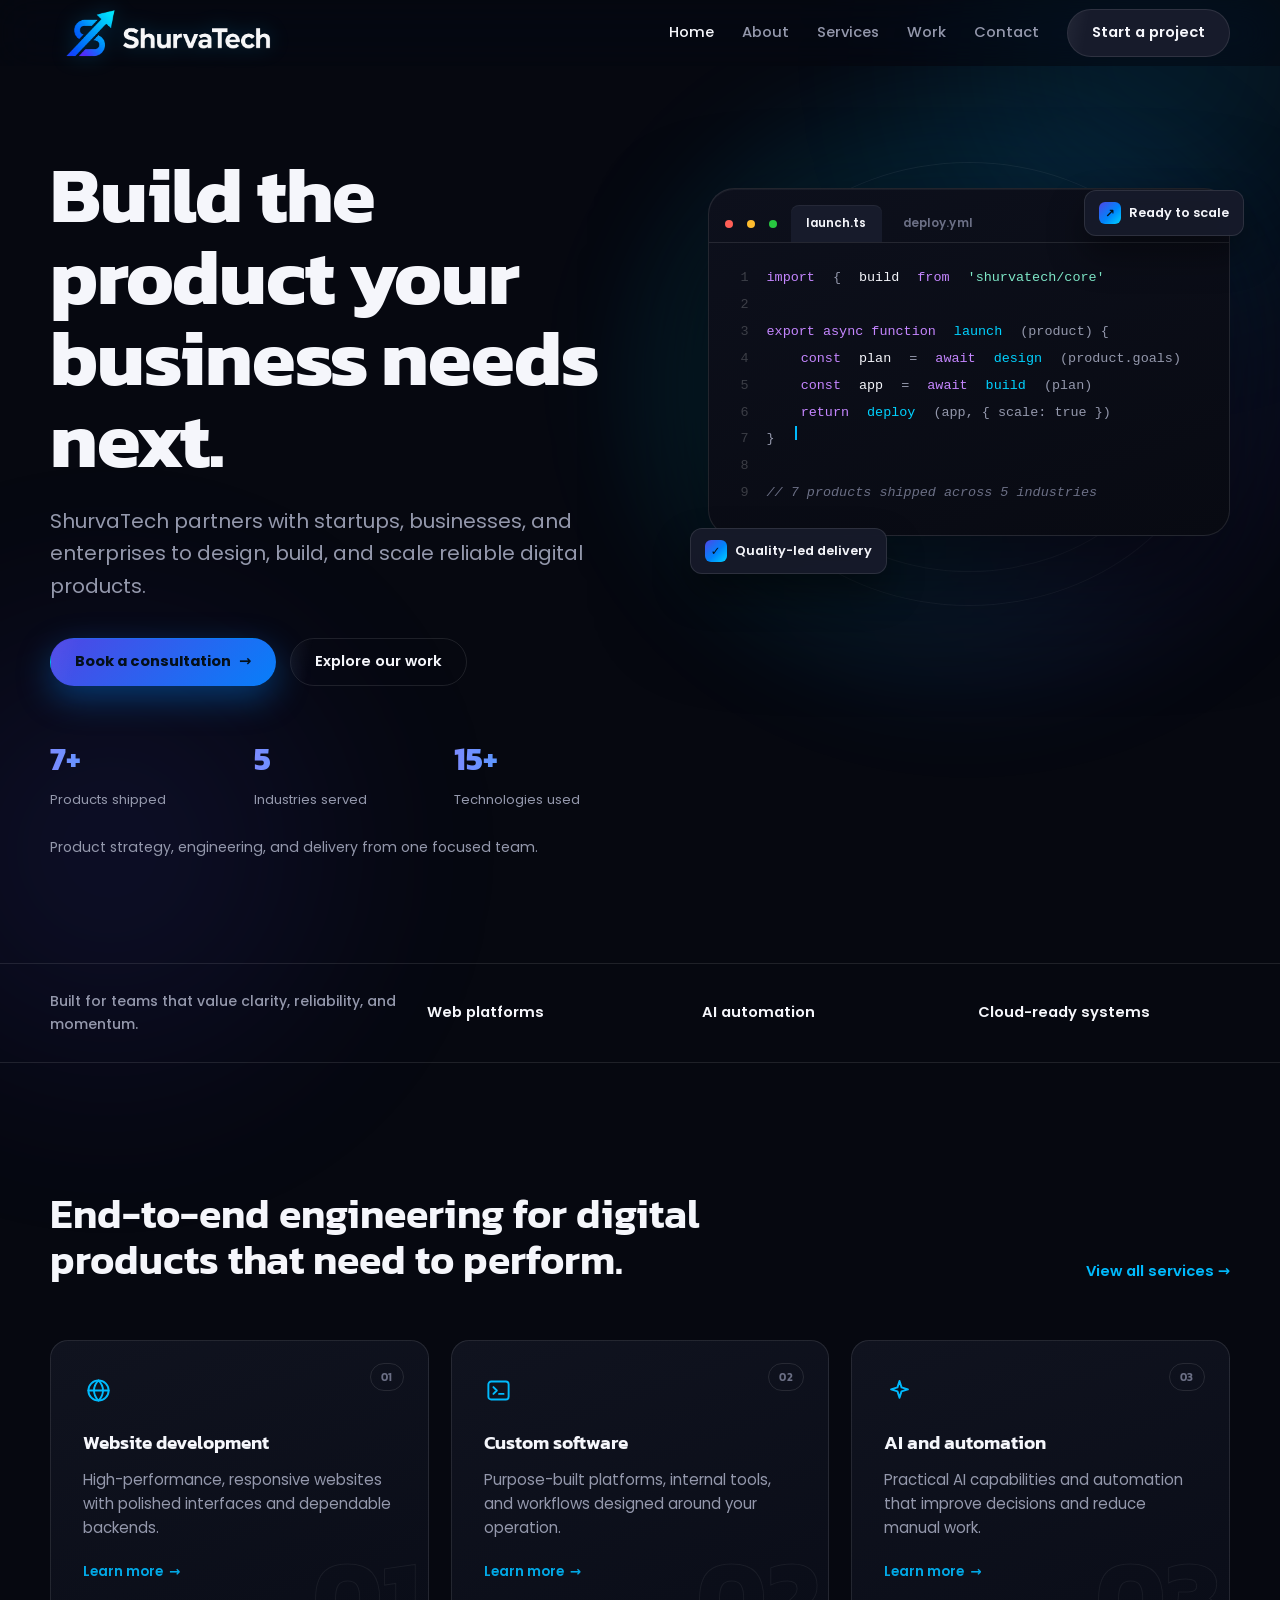
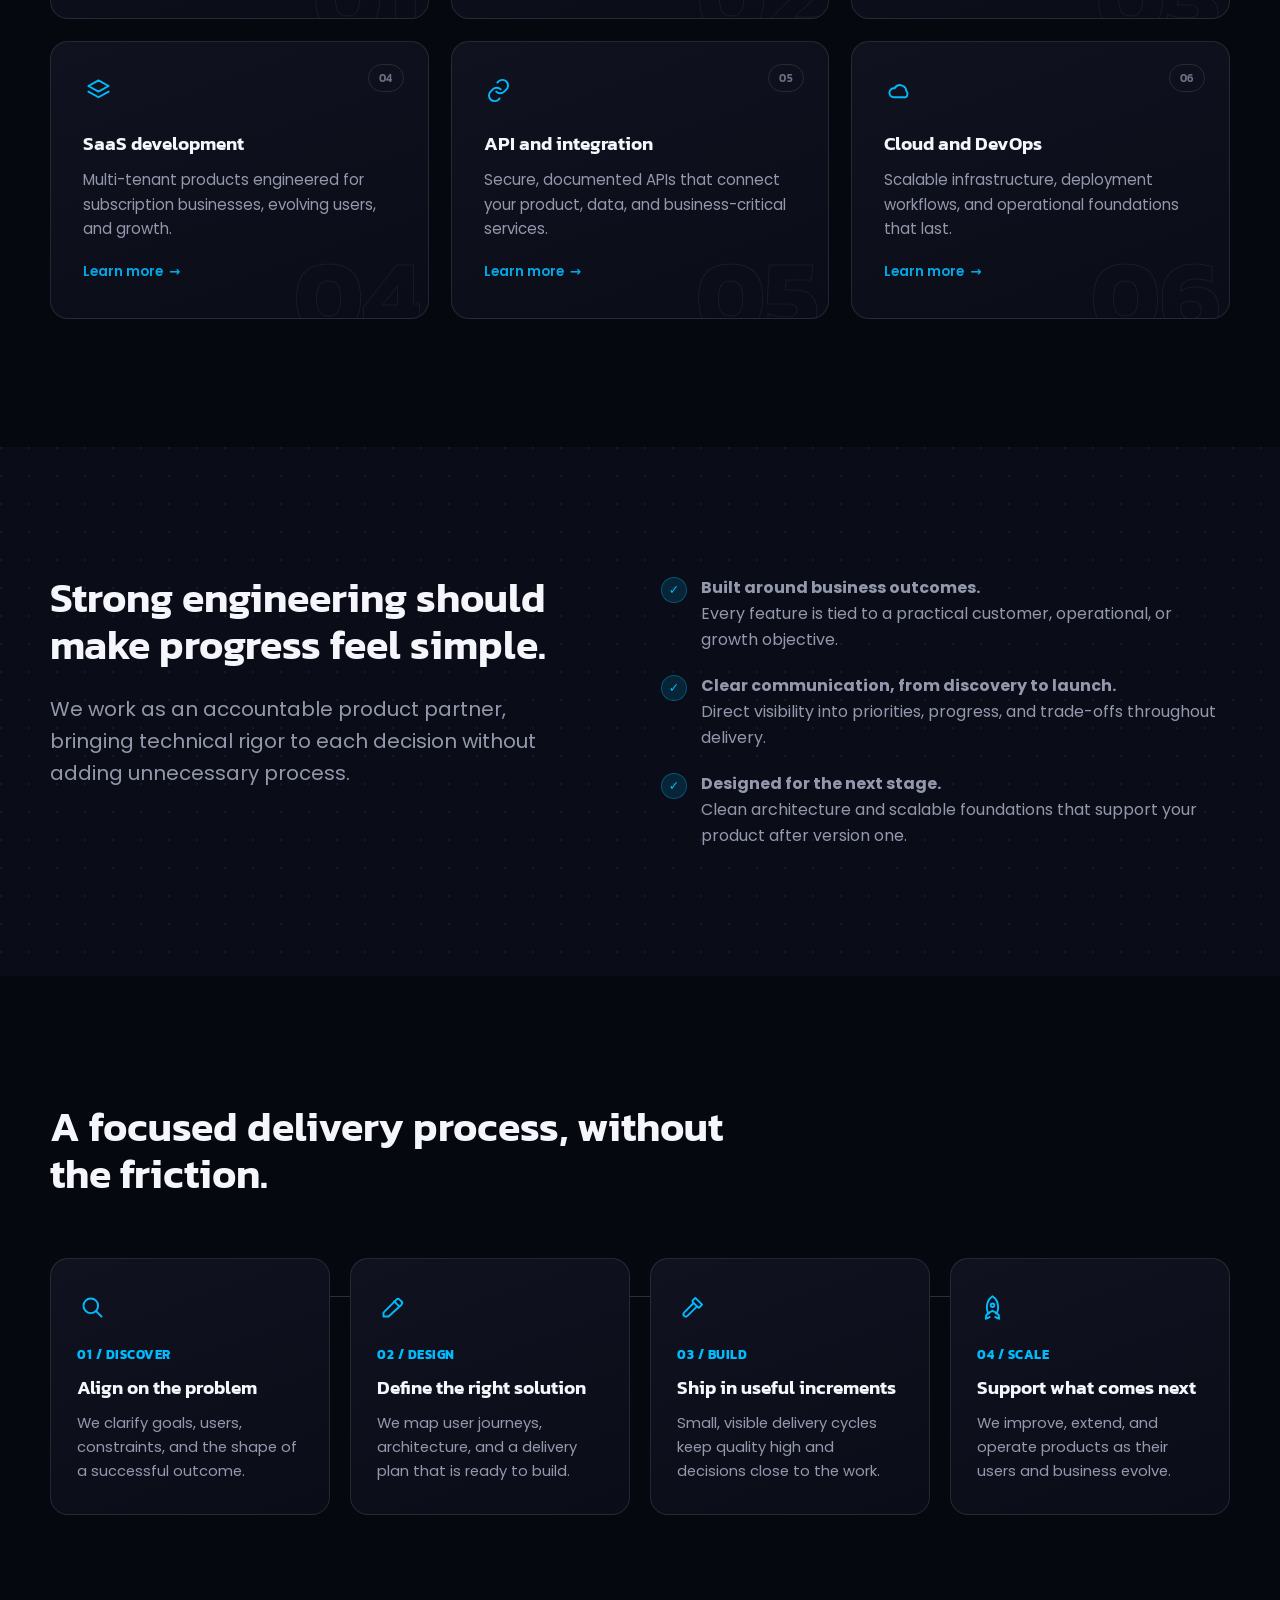
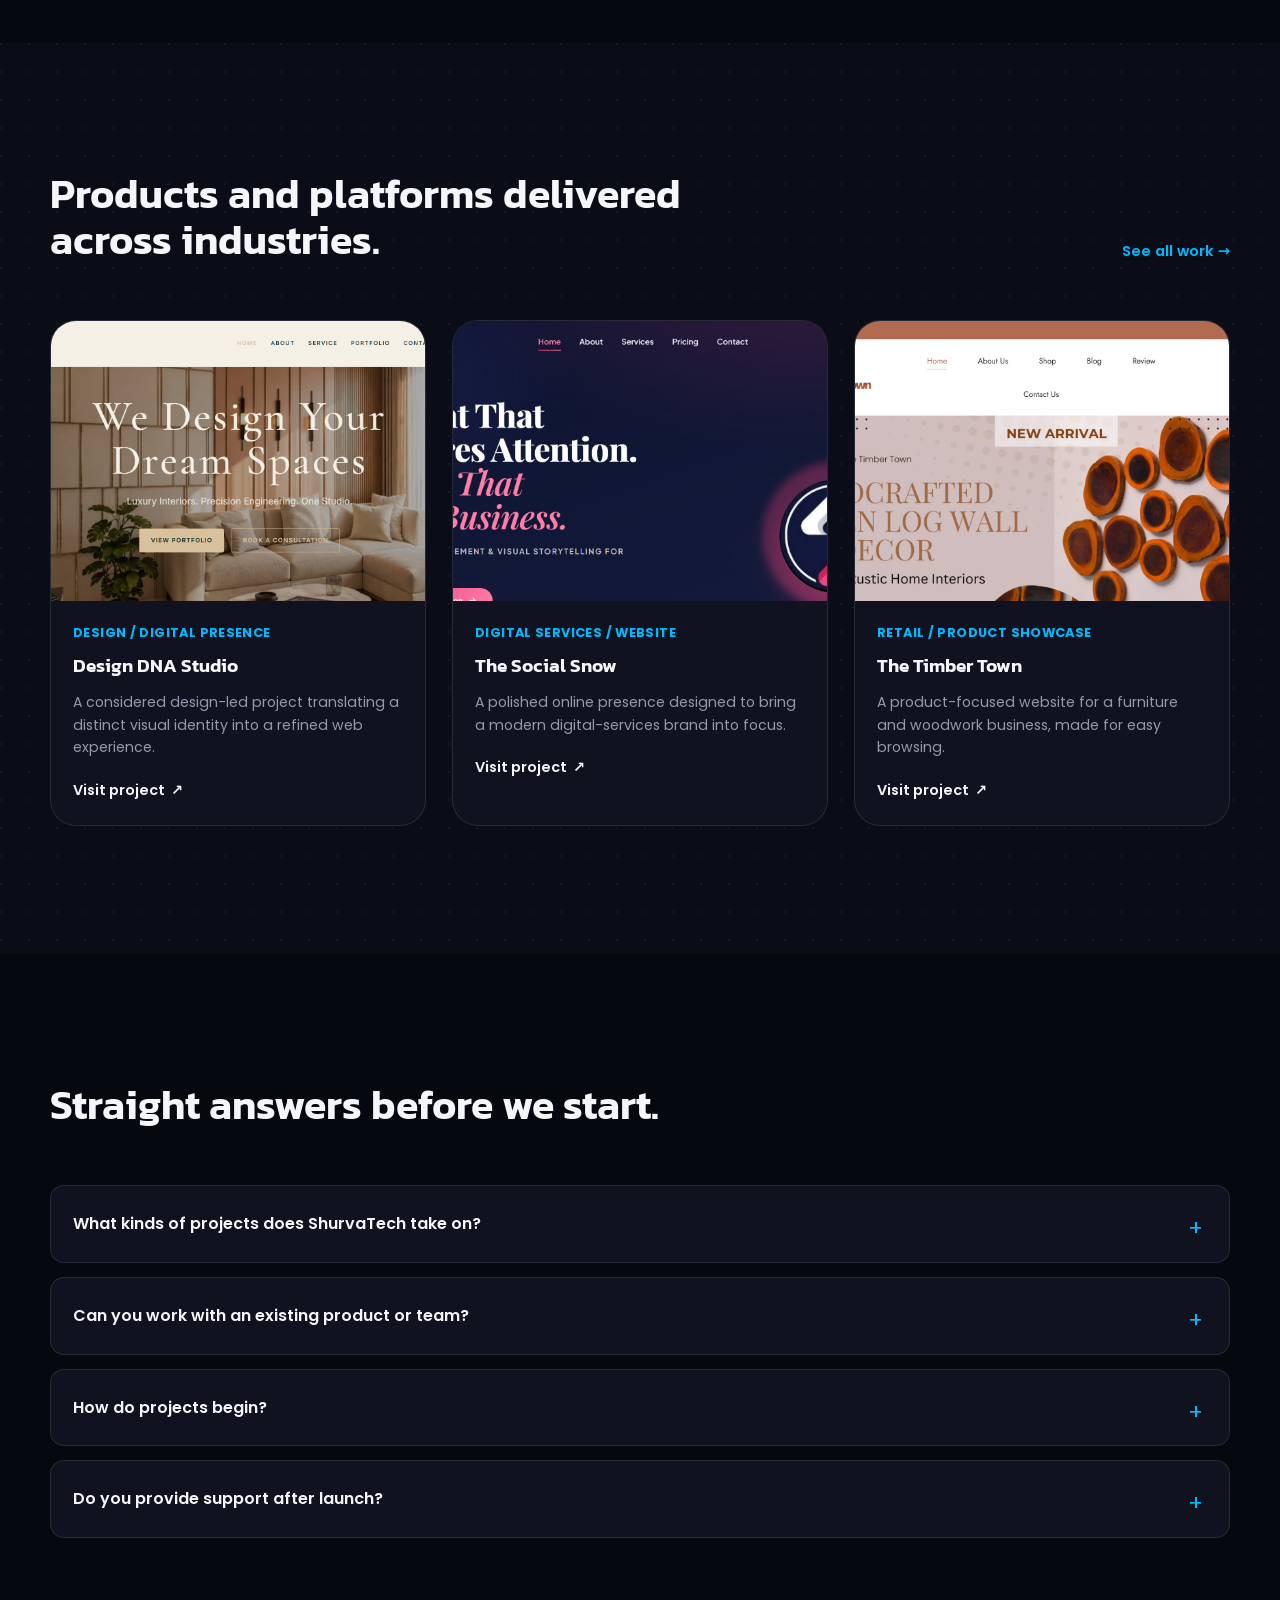
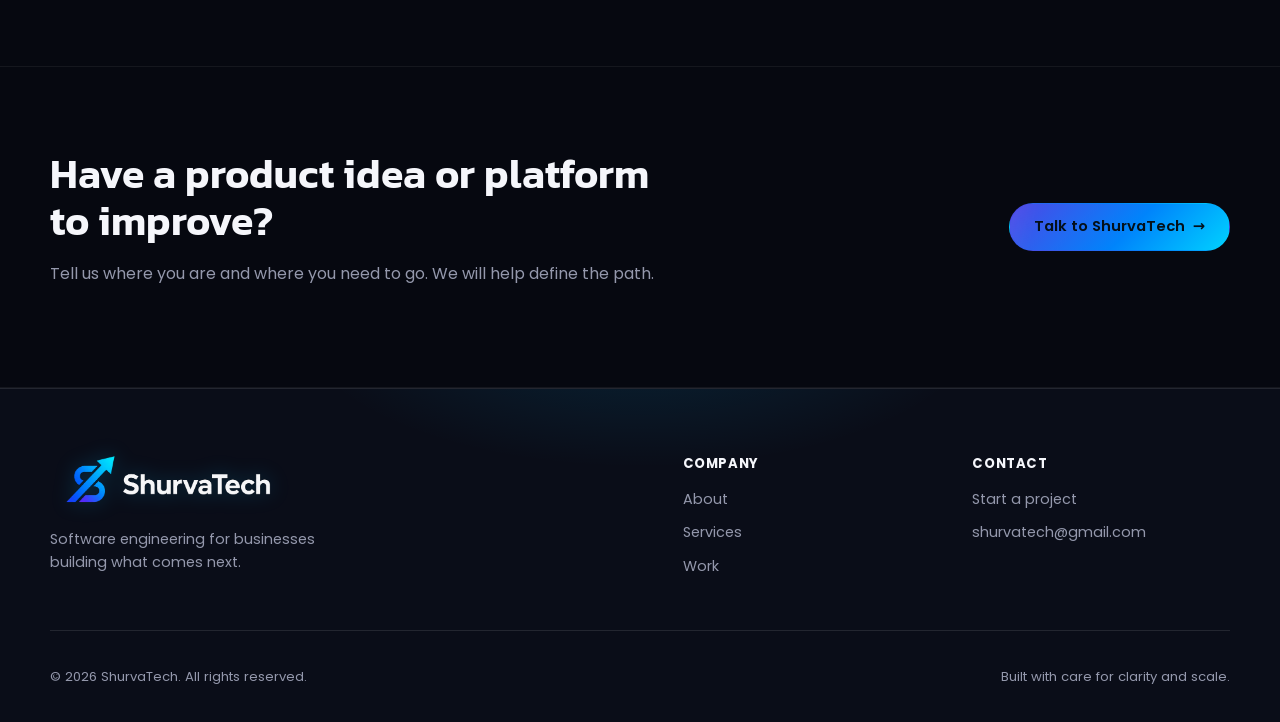
<file: index.html>
<!doctype html>
<html lang="en">
<head>
  <meta charset="utf-8">
  <meta name="viewport" content="width=device-width, initial-scale=1">
  <meta name="description" content="ShurvaTech is a software development company building websites, custom software, AI automation, APIs, SaaS products, and cloud-ready systems.">
<meta name="keywords" content="software development company, custom software development, AI solutions, web development, mobile app development, SaaS development, cloud infrastructure, API development, UI UX engineering">
<meta name="author" content="ShurvaTech">
<meta name="robots" content="index, follow">
<meta name="theme-color" content="#060810">
<link rel="canonical" href="https://shurvatech.com/">
<meta property="og:type" content="website">
<meta property="og:site_name" content="ShurvaTech">
<meta property="og:title" content="ShurvaTech | Software Development Company">
<meta property="og:description" content="ShurvaTech builds websites, custom software, AI automation, APIs, SaaS products, and cloud-ready systems for ambitious businesses.">
<meta property="og:url" content="https://shurvatech.com/">
<meta property="og:locale" content="en_US">
<meta property="og:image" content="https://shurvatech.com/assets/images/brand/shurvatech-logo-lockup.png">
<meta property="og:image:alt" content="ShurvaTech software development company logo">
<meta name="twitter:image" content="https://shurvatech.com/assets/images/brand/shurvatech-logo-lockup.png">
<script type="application/ld+json">{"@context":"https://schema.org","@graph":[{"@type":"Organization","@id":"https://shurvatech.com/#organization","name":"ShurvaTech","url":"https://shurvatech.com/","logo":"https://shurvatech.com/assets/images/brand/shurvatech-logo-lockup.png","email":"shurvatech@gmail.com","sameAs":[]},{"@type":"WebSite","@id":"https://shurvatech.com/#website","url":"https://shurvatech.com/","name":"ShurvaTech","publisher":{"@id":"https://shurvatech.com/#organization"},"inLanguage":"en-US"}]}</script>
<meta name="twitter:card" content="summary">
<meta name="twitter:title" content="ShurvaTech | Software Development Company">
<meta name="twitter:description" content="ShurvaTech builds websites, custom software, AI automation, APIs, SaaS products, and cloud-ready systems for ambitious businesses.">
<title>ShurvaTech | Software Development Company for Web, AI and Cloud</title>
  <link rel="icon" href="/assets/images/brand/shurvatech-arrow-icon.png?v=20260803-2" type="image/png"><link rel="shortcut icon" href="/assets/images/brand/shurvatech-arrow-icon.png?v=20260803-2" type="image/png"><link rel="apple-touch-icon" href="/assets/images/brand/shurvatech-arrow-icon.png?v=20260803-2"><link rel="manifest" href="/site.webmanifest"><meta name="msapplication-config" content="/browserconfig.xml"><link rel="preconnect" href="https://fonts.googleapis.com"><link rel="preconnect" href="https://fonts.gstatic.com" crossorigin><link rel="stylesheet" href="https://fonts.googleapis.com/css2?family=Kanit:wght@500;600;650;700&family=Poppins:wght@400;500;600;700&display=swap"><link rel="stylesheet" href="assets/css/style.css?v=20260804-1">
</head>
<body>
  <header class="site-header"><div class="container nav"><a class="brand" href="/" aria-label="ShurvaTech home"><img class="brand-logo" src="assets/images/brand/shurvatech-logo-lockup-transparent.png" alt="ShurvaTech"></a><nav class="nav-links" aria-label="Primary navigation"><a data-nav-link href="/">Home</a><a data-nav-link href="about.html">About</a><a data-nav-link href="services.html">Services</a><a data-nav-link href="portfolio.html">Work</a><a data-nav-link href="contact.html">Contact</a><a class="button" data-nav-link href="contact.html">Start a project</a></nav><button class="menu-button" type="button" data-menu-button aria-expanded="false" aria-controls="mobile-menu" aria-label="Open navigation"><svg class="icon" viewBox="0 0 24 24"><path d="M4 7h16M4 12h16M4 17h16"/></svg></button></div><div class="mobile-menu" id="mobile-menu" data-mobile-menu hidden><nav class="container mobile-menu-inner" aria-label="Mobile navigation"><a data-nav-link href="/">Home</a><a data-nav-link href="about.html">About</a><a data-nav-link href="services.html">Services</a><a data-nav-link href="portfolio.html">Work</a><a data-nav-link href="contact.html">Contact</a><a class="button" href="contact.html">Start a project</a></nav></div></header>
  <main>
    <section class="hero"><div class="container hero-grid"><div data-reveal><h1 class="display">Build the product your business needs next.</h1><p class="lead">ShurvaTech partners with startups, businesses, and enterprises to design, build, and scale reliable digital products.</p><div class="hero-actions"><a class="button button-accent" data-magnetic href="contact.html">Book a consultation <span aria-hidden="true">&#8594;</span></a><a class="button button-outline" href="portfolio.html">Explore our work</a></div><div class="trust-row"><div class="trust-stat"><strong data-counter="7" data-counter-suffix="+">0</strong><span>Products shipped</span></div><div class="trust-stat"><strong data-counter="5" data-counter-suffix="">0</strong><span>Industries served</span></div><div class="trust-stat"><strong data-counter="15" data-counter-suffix="+">0</strong><span>Technologies used</span></div></div><p class="hero-note">Product strategy, engineering, and delivery from one focused team.</p></div><div class="hero-visual" aria-hidden="true" data-reveal><span class="orbit-ring r1"></span><span class="orbit-ring r2"></span><div class="code-window"><div class="code-tabs"><span class="dot" style="background:#ff5f57"></span><span class="dot" style="background:#febc2e"></span><span class="dot" style="background:#28c840"></span><span class="code-tab active">launch.ts</span><span class="code-tab">deploy.yml</span></div><div class="code-body"><div class="code-line"><span class="ln">1</span><span class="tok-kw">import</span> <span class="tok-punc">{</span> <span class="tok-var">build</span> <span class="tok-kw">from</span> <span class="tok-str">'shurvatech/core'</span></div><div class="code-line"><span class="ln">2</span>&nbsp;</div><div class="code-line"><span class="ln">3</span><span class="tok-kw">export async function</span> <span class="tok-fn">launch</span><span class="tok-punc">(product) {</span></div><div class="code-line"><span class="ln">4</span>&nbsp;&nbsp;<span class="tok-kw">const</span> <span class="tok-var">plan</span> <span class="tok-punc">=</span> <span class="tok-kw">await</span> <span class="tok-fn">design</span><span class="tok-punc">(product.goals)</span></div><div class="code-line"><span class="ln">5</span>&nbsp;&nbsp;<span class="tok-kw">const</span> <span class="tok-var">app</span> <span class="tok-punc">=</span> <span class="tok-kw">await</span> <span class="tok-fn">build</span><span class="tok-punc">(plan)</span></div><div class="code-line"><span class="ln">6</span>&nbsp;&nbsp;<span class="tok-kw">return</span> <span class="tok-fn">deploy</span><span class="tok-punc">(app, { scale: true })</span></div><div class="code-line"><span class="ln">7</span><span class="tok-punc">}</span><span class="code-cursor"></span></div><div class="code-line"><span class="ln">8</span>&nbsp;</div><div class="code-line"><span class="ln">9</span><span class="tok-com">// 7 products shipped across 5 industries</span></div></div></div><div class="visual-chip chip-one"><strong>&#10003;</strong> Quality-led delivery</div><div class="visual-chip chip-two"><strong>&#8599;</strong> Ready to scale</div></div></div></section>
    <section class="proof"><div class="container proof-inner"><div class="proof-label">Built for teams that value clarity, reliability, and momentum.</div><div class="proof-item">Web platforms</div><div class="proof-item">AI automation</div><div class="proof-item">Cloud-ready systems</div></div></section>
<section class="section"><div class="container"><div class="section-heading" data-reveal><div><h2 class="h2">End-to-end engineering for digital products that need to perform.</h2></div><a class="section-link" href="services.html">View all services &#8594;</a></div><div class="service-grid"><article class="service" data-reveal data-num="01"><span class="service-bar"></span><span class="service-index">01</span><div class="service-icon"><svg viewBox="0 0 24 24" fill="none" stroke-width="1.75" stroke-linecap="round" stroke-linejoin="round"><circle cx="12" cy="12" r="9"/><path d="M3 12h18M12 3c2.5 2.5 4 5.5 4 9s-1.5 6.5-4 9c-2.5-2.5-4-5.5-4-9s1.5-6.5 4-9Z"/></svg></div><h3 class="h3">Website development</h3><p>High-performance, responsive websites with polished interfaces and dependable backends.</p><a class="service-more" href="services.html#website-development">Learn more <span aria-hidden="true">&#8594;</span></a></article><article class="service" data-reveal data-num="02"><span class="service-bar"></span><span class="service-index">02</span><div class="service-icon"><svg viewBox="0 0 24 24" fill="none" stroke-width="1.75" stroke-linecap="round" stroke-linejoin="round"><rect x="3" y="4" width="18" height="16" rx="2.5"/><path d="m7.5 9 3 3-3 3M12.5 15h4"/></svg></div><h3 class="h3">Custom software</h3><p>Purpose-built platforms, internal tools, and workflows designed around your operation.</p><a class="service-more" href="services.html#custom-software">Learn more <span aria-hidden="true">&#8594;</span></a></article><article class="service" data-reveal data-num="03"><span class="service-bar"></span><span class="service-index">03</span><div class="service-icon"><svg viewBox="0 0 24 24" fill="none" stroke-width="1.75" stroke-linecap="round" stroke-linejoin="round"><path d="M12 3.5 13.8 9.2 19.5 11l-5.7 1.8L12 18.5l-1.8-5.7L4.5 11l5.7-1.8L12 3.5Z"/></svg></div><h3 class="h3">AI and automation</h3><p>Practical AI capabilities and automation that improve decisions and reduce manual work.</p><a class="service-more" href="services.html#ai-automation">Learn more <span aria-hidden="true">&#8594;</span></a></article><article class="service" data-reveal data-num="04"><span class="service-bar"></span><span class="service-index">04</span><div class="service-icon"><svg viewBox="0 0 24 24" fill="none" stroke-width="1.75" stroke-linecap="round" stroke-linejoin="round"><path d="M12 3 3 8l9 5 9-5-9-5Z"/><path d="M3 13l9 5 9-5"/></svg></div><h3 class="h3">SaaS development</h3><p>Multi-tenant products engineered for subscription businesses, evolving users, and growth.</p><a class="service-more" href="services.html#saas-development">Learn more <span aria-hidden="true">&#8594;</span></a></article><article class="service" data-reveal data-num="05"><span class="service-bar"></span><span class="service-index">05</span><div class="service-icon"><svg viewBox="0 0 24 24" fill="none" stroke-width="1.75" stroke-linecap="round" stroke-linejoin="round"><path d="M10 13a5 5 0 0 0 7.07 0l2-2a5 5 0 0 0-7.07-7.07l-1 1"/><path d="M14 11a5 5 0 0 0-7.07 0l-2 2a5 5 0 0 0 7.07 7.07l1-1"/></svg></div><h3 class="h3">API and integration</h3><p>Secure, documented APIs that connect your product, data, and business-critical services.</p><a class="service-more" href="services.html#api-integration">Learn more <span aria-hidden="true">&#8594;</span></a></article><article class="service" data-reveal data-num="06"><span class="service-bar"></span><span class="service-index">06</span><div class="service-icon"><svg viewBox="0 0 24 24" fill="none" stroke-width="1.75" stroke-linecap="round" stroke-linejoin="round"><path d="M7 18a4 4 0 1 1 .7-7.94A5.5 5.5 0 0 1 18 12.5 3.5 3.5 0 0 1 17.5 18H7Z"/></svg></div><h3 class="h3">Cloud and DevOps</h3><p>Scalable infrastructure, deployment workflows, and operational foundations that last.</p><a class="service-more" href="services.html#cloud-devops">Learn more <span aria-hidden="true">&#8594;</span></a></article></div></div></section>
    <section class="section surface"><div class="container split"><div data-reveal><h2 class="h2">Strong engineering should make progress feel simple.</h2><p class="lead">We work as an accountable product partner, bringing technical rigor to each decision without adding unnecessary process.</p></div><ul class="checklist" data-reveal><li><span class="check">&#10003;</span><span><strong>Built around business outcomes.</strong><br>Every feature is tied to a practical customer, operational, or growth objective.</span></li><li><span class="check">&#10003;</span><span><strong>Clear communication, from discovery to launch.</strong><br>Direct visibility into priorities, progress, and trade-offs throughout delivery.</span></li><li><span class="check">&#10003;</span><span><strong>Designed for the next stage.</strong><br>Clean architecture and scalable foundations that support your product after version one.</span></li></ul></div></section>
    <section class="section"><div class="container"><div class="section-heading" data-reveal><div><h2 class="h2">A focused delivery process, without the friction.</h2></div></div><div class="process"><article class="process-item" data-reveal><div class="process-icon"><svg viewBox="0 0 24 24" fill="none" stroke-linecap="round" stroke-linejoin="round"><circle cx="10.5" cy="10.5" r="6.5"/><path d="m20 20-4.8-4.8"/></svg></div><span class="process-number">01 / Discover</span><h3 class="h3">Align on the problem</h3><p>We clarify goals, users, constraints, and the shape of a successful outcome.</p></article><article class="process-item" data-reveal><div class="process-icon"><svg viewBox="0 0 24 24" fill="none" stroke-linecap="round" stroke-linejoin="round"><path d="M4 20v-3.5L15.5 5a2 2 0 0 1 2.8 0l1.7 1.7a2 2 0 0 1 0 2.8L8.5 20H4Z"/><path d="m13.5 6.5 4 4"/></svg></div><span class="process-number">02 / Design</span><h3 class="h3">Define the right solution</h3><p>We map user journeys, architecture, and a delivery plan that is ready to build.</p></article><article class="process-item" data-reveal><div class="process-icon"><svg viewBox="0 0 24 24" fill="none" stroke-linecap="round" stroke-linejoin="round"><path d="m14.5 3.5 6 6-2.3 2.3a1 1 0 0 1-1.4 0l-4.6-4.6a1 1 0 0 1 0-1.4L14.5 3.5Z"/><path d="m13 8-8.5 8.5a2 2 0 0 0 0 2.8l.2.2a2 2 0 0 0 2.8 0L16 11"/></svg></div><span class="process-number">03 / Build</span><h3 class="h3">Ship in useful increments</h3><p>Small, visible delivery cycles keep quality high and decisions close to the work.</p></article><article class="process-item" data-reveal><div class="process-icon"><svg viewBox="0 0 24 24" fill="none" stroke-linecap="round" stroke-linejoin="round"><path d="M12 2c3 2 5 6 5 10 0 2-.5 3.7-1 5l-4-2-4 2c-.5-1.3-1-3-1-5 0-4 2-8 5-10Z"/><path d="M9 17l-2.5 1.5L6 22l3.5-1.5M15 17l2.5 1.5.5 3.5-3.5-1.5"/><circle cx="12" cy="10" r="1.6"/></svg></div><span class="process-number">04 / Scale</span><h3 class="h3">Support what comes next</h3><p>We improve, extend, and operate products as their users and business evolve.</p></article></div></div></section>
    <section class="section surface"><div class="container"><div class="section-heading" data-reveal><div><h2 class="h2">Products and platforms delivered across industries.</h2></div><a class="section-link" href="portfolio.html">See all work &#8594;</a></div><div class="project-grid project-grid-compact"><article class="project-card" data-reveal><a href="https://designdnastudio.in/" target="_blank" rel="noreferrer"><div class="project-image"><img src="assets/images/portfolio/DesignDNA.png" alt="Design DNA Studio website preview" loading="lazy"><span class="project-view" aria-hidden="true"><svg viewBox="0 0 24 24" fill="none" stroke-linecap="round" stroke-linejoin="round"><path d="M7 17 17 7M8 7h9v9"/></svg></span></div></a><div class="project-content"><p class="project-meta">Design / Digital presence</p><h3 class="h3">Design DNA Studio</h3><p>A considered design-led project translating a distinct visual identity into a refined web experience.</p><a class="text-link" href="https://designdnastudio.in/" target="_blank" rel="noreferrer">Visit project <span>&#8599;</span></a></div></article><article class="project-card" data-reveal><a href="https://thesocialsnow.com/" target="_blank" rel="noreferrer"><div class="project-image"><img src="assets/images/portfolio/socialsnow.png" alt="The Social Snow website preview" loading="lazy"><span class="project-view" aria-hidden="true"><svg viewBox="0 0 24 24" fill="none" stroke-linecap="round" stroke-linejoin="round"><path d="M7 17 17 7M8 7h9v9"/></svg></span></div></a><div class="project-content"><p class="project-meta">Digital services / Website</p><h3 class="h3">The Social Snow</h3><p>A polished online presence designed to bring a modern digital-services brand into focus.</p><a class="text-link" href="https://thesocialsnow.com/" target="_blank" rel="noreferrer">Visit project <span>&#8599;</span></a></div></article><article class="project-card" data-reveal><a href="https://thetimbertown.com/" target="_blank" rel="noreferrer"><div class="project-image"><img src="assets/images/portfolio/The_Timber_Town.png" alt="The Timber Town website preview" loading="lazy"><span class="project-view" aria-hidden="true"><svg viewBox="0 0 24 24" fill="none" stroke-linecap="round" stroke-linejoin="round"><path d="M7 17 17 7M8 7h9v9"/></svg></span></div></a><div class="project-content"><p class="project-meta">Retail / Product showcase</p><h3 class="h3">The Timber Town</h3><p>A product-focused website for a furniture and woodwork business, made for easy browsing.</p><a class="text-link" href="https://thetimbertown.com/" target="_blank" rel="noreferrer">Visit project <span>&#8599;</span></a></div></article></div></div></section>
    
    
    <section class="section"><div class="container"><div class="section-heading" data-reveal><div><h2 class="h2">Straight answers before we start.</h2></div></div><div class="faq" data-reveal><details><summary>What kinds of projects does ShurvaTech take on?</summary><p>We work on new product builds, existing platform improvements, internal tools, customer portals, SaaS products, AI-enabled workflows, and infrastructure work.</p></details><details><summary>Can you work with an existing product or team?</summary><p>Yes. We can join an existing delivery process, improve a specific area, or provide a focused product team for a defined outcome.</p></details><details><summary>How do projects begin?</summary><p>We start with a consultation to understand your objectives, constraints, timing, and the best way to move forward. From there, we define a practical scope and plan.</p></details><details><summary>Do you provide support after launch?</summary><p>Yes. We can continue with improvements, fixes, performance work, technical support, and new features after the first version is live.</p></details></div></div></section>
    <section class="cta-band"><div class="container cta-inner"><div><h2 class="h2">Have a product idea or platform to improve?</h2><p class="body-copy">Tell us where you are and where you need to go. We will help define the path.</p></div><a class="button" data-magnetic href="contact.html">Talk to ShurvaTech <span>&#8594;</span></a></div></section>
  </main>
  <footer class="site-footer"><div class="container footer-main"><div class="footer-brand"><a class="brand" href="/" aria-label="ShurvaTech home"><img class="brand-logo" src="assets/images/brand/shurvatech-logo-lockup-transparent.png" alt="ShurvaTech"></a><p>Software engineering for businesses building what comes next.</p></div><div><p class="footer-title">Company</p><div class="footer-links"><a href="about.html">About</a><a href="services.html">Services</a><a href="portfolio.html">Work</a></div></div><div><p class="footer-title">Contact</p><div class="footer-links"><a href="contact.html">Start a project</a><a href="mailto:shurvatech@gmail.com">shurvatech@gmail.com</a></div></div></div><div class="container footer-bottom"><p>&copy; <span data-year></span> ShurvaTech. All rights reserved.</p><p>Built with care for clarity and scale.</p></div></footer><script src="assets/js/script.js?v=20260801-2"></script>
</body></html>
</file>
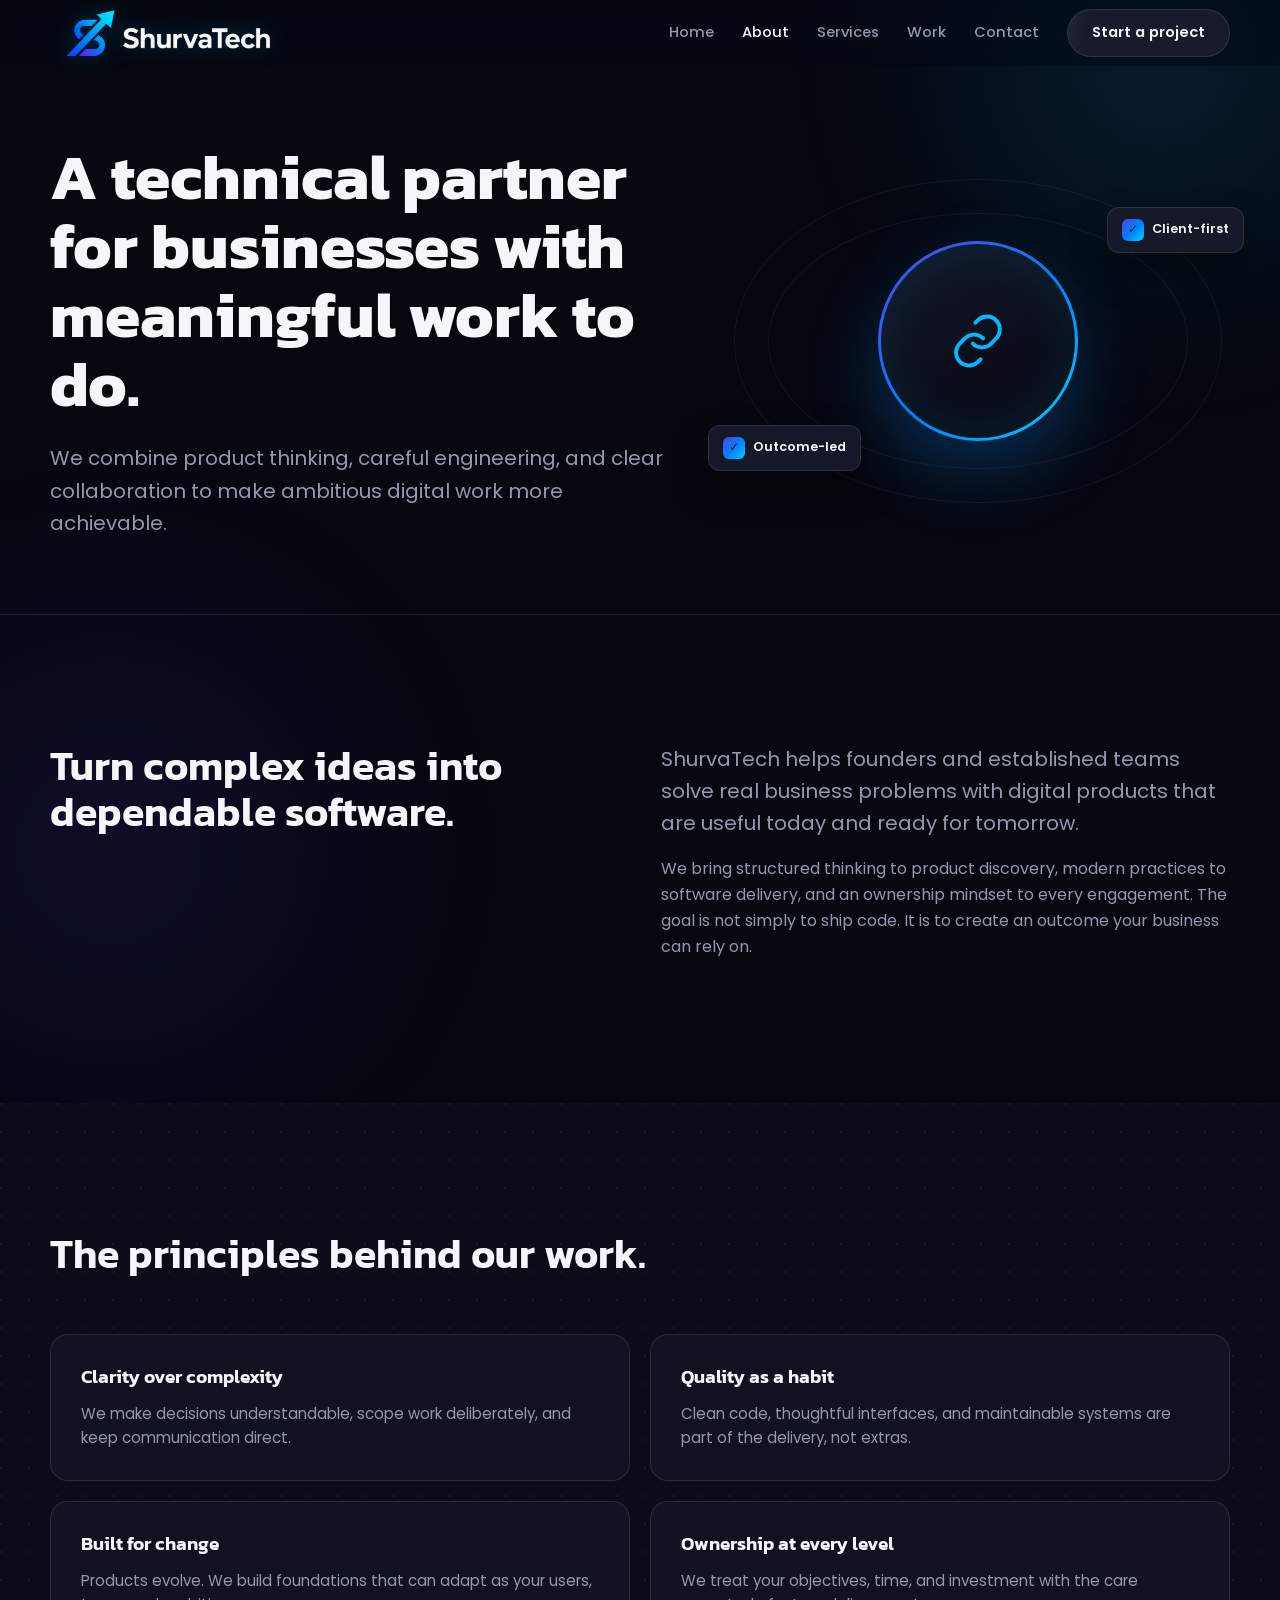
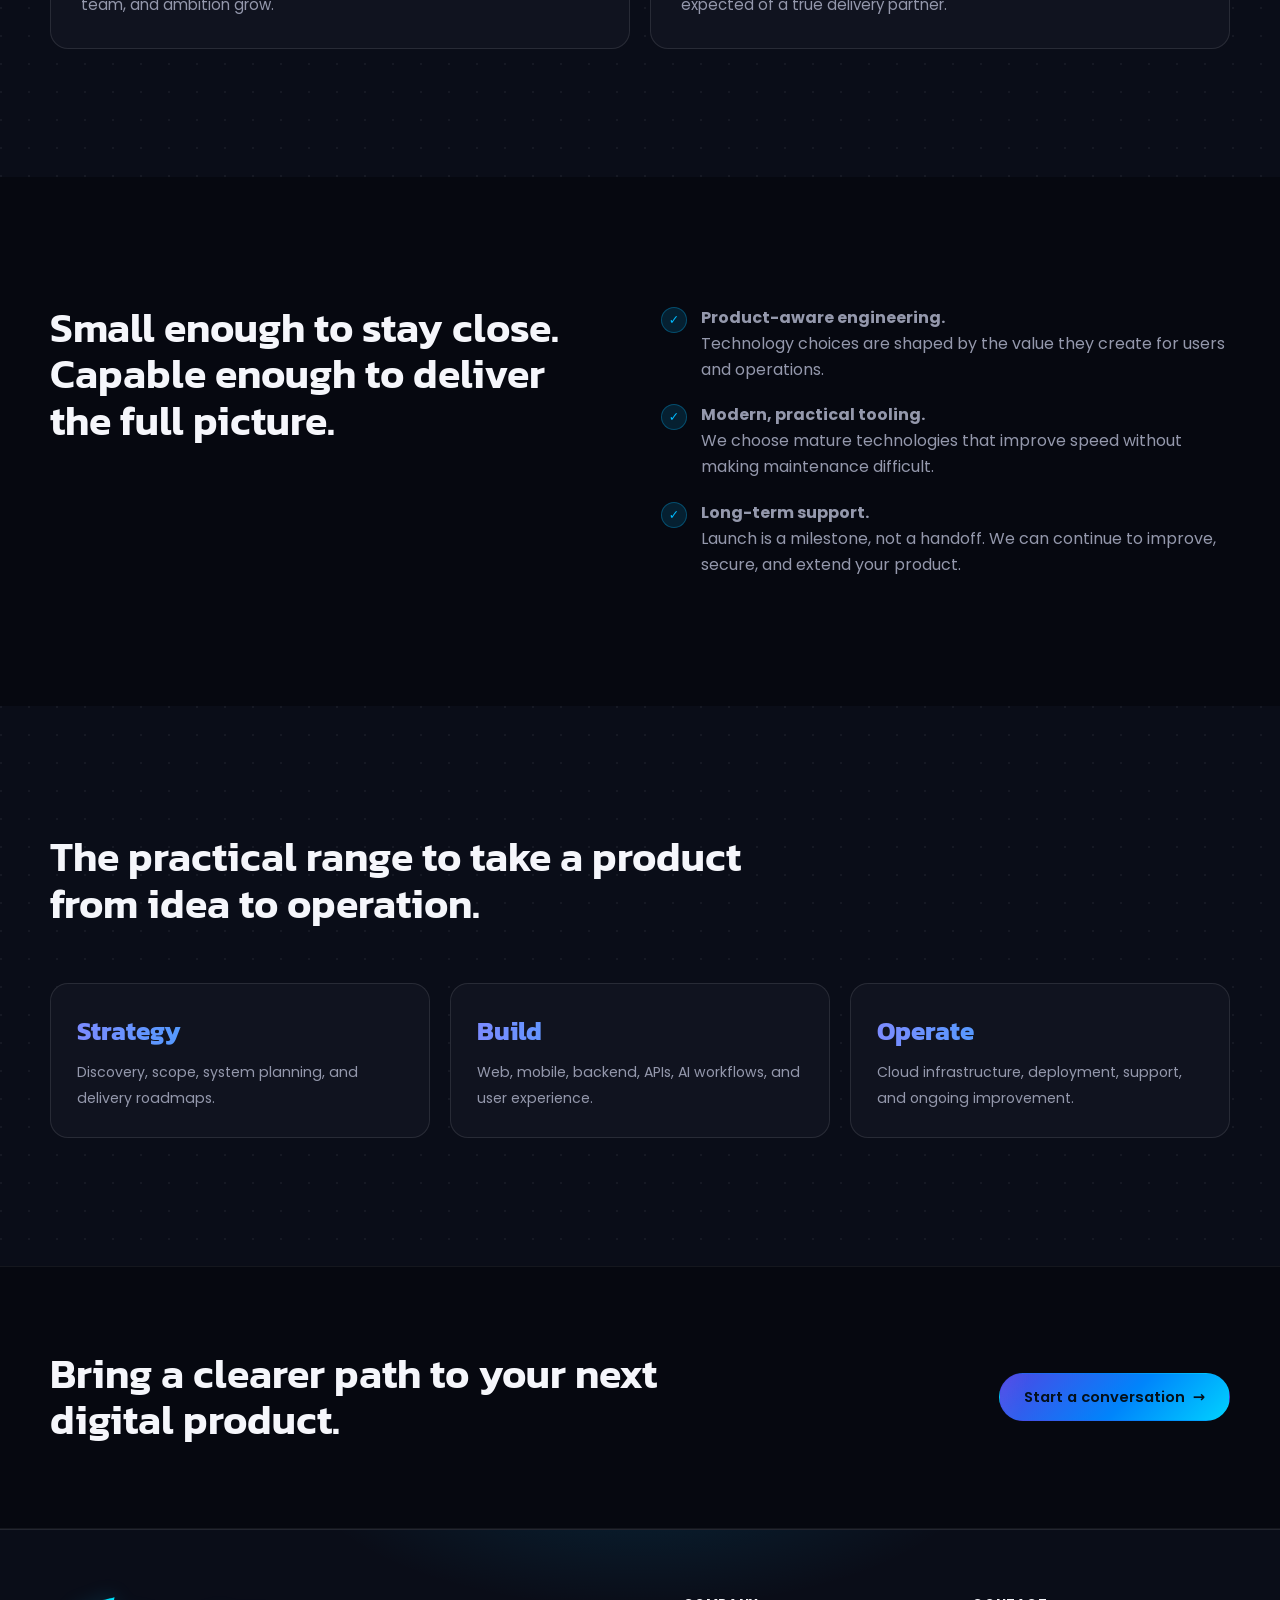
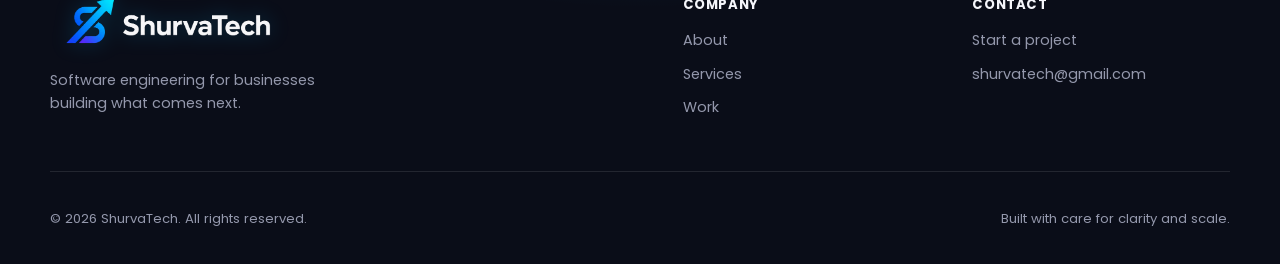
<file: about.html>
<!doctype html>
<html lang="en">
<head>
  <meta charset="utf-8">
  <meta name="viewport" content="width=device-width, initial-scale=1">
  <meta name="description" content="Learn how ShurvaTech turns ambitious ideas into reliable, scalable digital products through careful engineering and product thinking.">
<meta name="keywords" content="software development company, custom software development, AI solutions, web development, mobile app development, SaaS development, cloud infrastructure, API development, UI UX engineering">
<meta name="author" content="ShurvaTech">
<meta name="robots" content="index, follow">
<meta name="theme-color" content="#060810">
<link rel="canonical" href="https://shurvatech.com/about.html">
<meta property="og:type" content="website">
<meta property="og:site_name" content="ShurvaTech">
<meta property="og:title" content="About ShurvaTech | Product-Minded Software Engineering">
<meta property="og:description" content="Learn how ShurvaTech turns ambitious ideas into reliable, scalable digital products through careful engineering and product thinking.">
<meta property="og:url" content="https://shurvatech.com/about.html">
<meta property="og:locale" content="en_US">
<meta property="og:image" content="https://shurvatech.com/assets/images/brand/shurvatech-logo-lockup.png">
<meta property="og:image:alt" content="ShurvaTech software development company logo">
<meta name="twitter:image" content="https://shurvatech.com/assets/images/brand/shurvatech-logo-lockup.png">
<script type="application/ld+json">{"@context":"https://schema.org","@graph":[{"@type":"Organization","@id":"https://shurvatech.com/#organization","name":"ShurvaTech","url":"https://shurvatech.com/","logo":"https://shurvatech.com/assets/images/brand/shurvatech-logo-lockup.png","email":"shurvatech@gmail.com","sameAs":[]},{"@type":"WebSite","@id":"https://shurvatech.com/#website","url":"https://shurvatech.com/","name":"ShurvaTech","publisher":{"@id":"https://shurvatech.com/#organization"},"inLanguage":"en-US"}]}</script>
<meta name="twitter:card" content="summary">
<meta name="twitter:title" content="About ShurvaTech | Product-Minded Software Engineering">
<meta name="twitter:description" content="Learn how ShurvaTech turns ambitious ideas into reliable, scalable digital products through careful engineering and product thinking.">
<title>About ShurvaTech | Product-minded software engineering</title><link rel="icon" href="/assets/images/brand/shurvatech-arrow-icon.png?v=20260803-2" type="image/png"><link rel="shortcut icon" href="/assets/images/brand/shurvatech-arrow-icon.png?v=20260803-2" type="image/png"><link rel="apple-touch-icon" href="/assets/images/brand/shurvatech-arrow-icon.png?v=20260803-2"><link rel="manifest" href="/site.webmanifest"><meta name="msapplication-config" content="/browserconfig.xml"><link rel="preconnect" href="https://fonts.googleapis.com"><link rel="preconnect" href="https://fonts.gstatic.com" crossorigin><link rel="stylesheet" href="https://fonts.googleapis.com/css2?family=Kanit:wght@500;600;650;700&family=Poppins:wght@400;500;600;700&display=swap"><link rel="stylesheet" href="assets/css/style.css?v=20260804-1"></head><body>
<header class="site-header"><div class="container nav"><a class="brand" href="/" aria-label="ShurvaTech home"><img class="brand-logo" src="assets/images/brand/shurvatech-logo-lockup-transparent.png" alt="ShurvaTech"></a><nav class="nav-links" aria-label="Primary navigation"><a data-nav-link href="/">Home</a><a data-nav-link href="about.html">About</a><a data-nav-link href="services.html">Services</a><a data-nav-link href="portfolio.html">Work</a><a data-nav-link href="contact.html">Contact</a><a class="button" data-nav-link href="contact.html">Start a project</a></nav><button class="menu-button" type="button" data-menu-button aria-expanded="false" aria-controls="mobile-menu" aria-label="Open navigation"><svg class="icon" viewBox="0 0 24 24"><path d="M4 7h16M4 12h16M4 17h16"/></svg></button></div><div class="mobile-menu" id="mobile-menu" data-mobile-menu hidden><nav class="container mobile-menu-inner" aria-label="Mobile navigation"><a href="/">Home</a><a href="about.html">About</a><a href="services.html">Services</a><a href="portfolio.html">Work</a><a href="contact.html">Contact</a><a class="button" href="contact.html">Start a project</a></nav></div></header>
<main><section class="page-hero"><div class="container page-hero-grid"><div data-reveal><h1 class="h1">A technical partner for businesses with meaningful work to do.</h1><p class="lead">We combine product thinking, careful engineering, and clear collaboration to make ambitious digital work more achievable.</p></div><div class="about-visual" aria-hidden="true" data-reveal><span class="orbit-ring r1"></span><span class="orbit-ring r2"></span><div class="connect-core"><div class="connect-core-inner"><svg viewBox="0 0 24 24" fill="none" stroke-linecap="round" stroke-linejoin="round"><path d="M10 13a5 5 0 0 0 7.07 0l2-2a5 5 0 0 0-7.07-7.07l-1 1"/><path d="M14 11a5 5 0 0 0-7.07 0l-2 2a5 5 0 0 0 7.07 7.07l1-1"/></svg></div></div><div class="visual-chip chip-one"><strong>&#10003;</strong> Outcome-led</div><div class="visual-chip chip-two"><strong>&#10003;</strong> Client-first</div></div></div></section>
<section class="section"><div class="container split"><div data-reveal><h2 class="h2">Turn complex ideas into dependable software.</h2></div><div data-reveal><p class="lead" style="margin-top:0">ShurvaTech helps founders and established teams solve real business problems with digital products that are useful today and ready for tomorrow.</p><p class="body-copy">We bring structured thinking to product discovery, modern practices to software delivery, and an ownership mindset to every engagement. The goal is not simply to ship code. It is to create an outcome your business can rely on.</p></div></div></section>
<section class="section surface"><div class="container"><div class="section-heading" data-reveal><div><h2 class="h2">The principles behind our work.</h2></div></div><div class="values"><article class="value" data-reveal><h3 class="h3">Clarity over complexity</h3><p>We make decisions understandable, scope work deliberately, and keep communication direct.</p></article><article class="value" data-reveal><h3 class="h3">Quality as a habit</h3><p>Clean code, thoughtful interfaces, and maintainable systems are part of the delivery, not extras.</p></article><article class="value" data-reveal><h3 class="h3">Built for change</h3><p>Products evolve. We build foundations that can adapt as your users, team, and ambition grow.</p></article><article class="value" data-reveal><h3 class="h3">Ownership at every level</h3><p>We treat your objectives, time, and investment with the care expected of a true delivery partner.</p></article></div></div></section>
<section class="section"><div class="container split"><div data-reveal><h2 class="h2">Small enough to stay close. Capable enough to deliver the full picture.</h2></div><div data-reveal><ul class="checklist"><li><span class="check">&#10003;</span><span><strong>Product-aware engineering.</strong><br>Technology choices are shaped by the value they create for users and operations.</span></li><li><span class="check">&#10003;</span><span><strong>Modern, practical tooling.</strong><br>We choose mature technologies that improve speed without making maintenance difficult.</span></li><li><span class="check">&#10003;</span><span><strong>Long-term support.</strong><br>Launch is a milestone, not a handoff. We can continue to improve, secure, and extend your product.</span></li></ul></div></div></section>
<section class="section surface"><div class="container"><div class="section-heading" data-reveal><div><h2 class="h2">The practical range to take a product from idea to operation.</h2></div></div><div class="stat-row"><div class="stat" data-reveal><strong>Strategy</strong><span>Discovery, scope, system planning, and delivery roadmaps.</span></div><div class="stat" data-reveal><strong>Build</strong><span>Web, mobile, backend, APIs, AI workflows, and user experience.</span></div><div class="stat" data-reveal><strong>Operate</strong><span>Cloud infrastructure, deployment, support, and ongoing improvement.</span></div></div></div></section>
<section class="cta-band"><div class="container cta-inner"><div><h2 class="h2">Bring a clearer path to your next digital product.</h2></div><a class="button" data-magnetic href="contact.html">Start a conversation <span>&#8594;</span></a></div></section></main>
<footer class="site-footer"><div class="container footer-main"><div class="footer-brand"><a class="brand" href="/" aria-label="ShurvaTech home"><img class="brand-logo" src="assets/images/brand/shurvatech-logo-lockup-transparent.png" alt="ShurvaTech"></a><p>Software engineering for businesses building what comes next.</p></div><div><p class="footer-title">Company</p><div class="footer-links"><a href="about.html">About</a><a href="services.html">Services</a><a href="portfolio.html">Work</a></div></div><div><p class="footer-title">Contact</p><div class="footer-links"><a href="contact.html">Start a project</a><a href="mailto:shurvatech@gmail.com">shurvatech@gmail.com</a></div></div></div><div class="container footer-bottom"><p>&copy; <span data-year></span> ShurvaTech. All rights reserved.</p><p>Built with care for clarity and scale.</p></div></footer><script src="assets/js/script.js?v=20260801-2"></script></body></html>
</file>
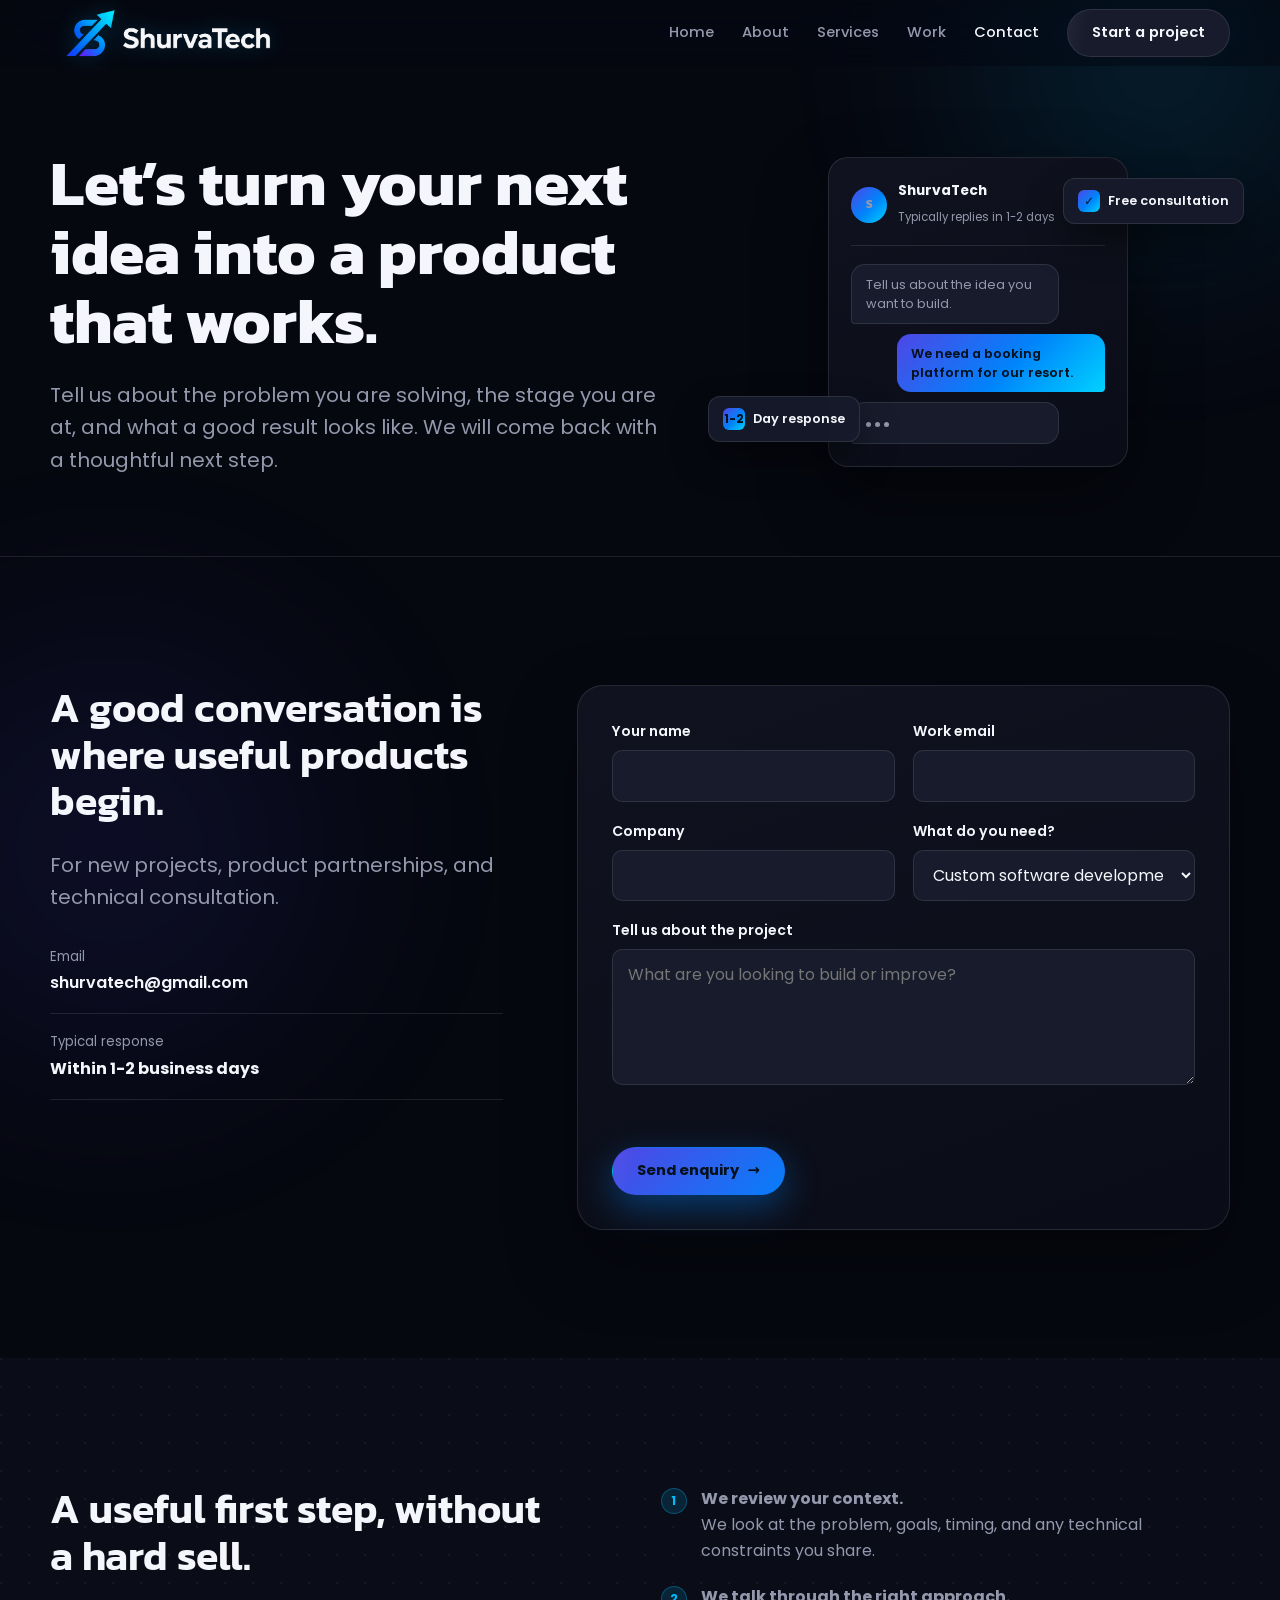
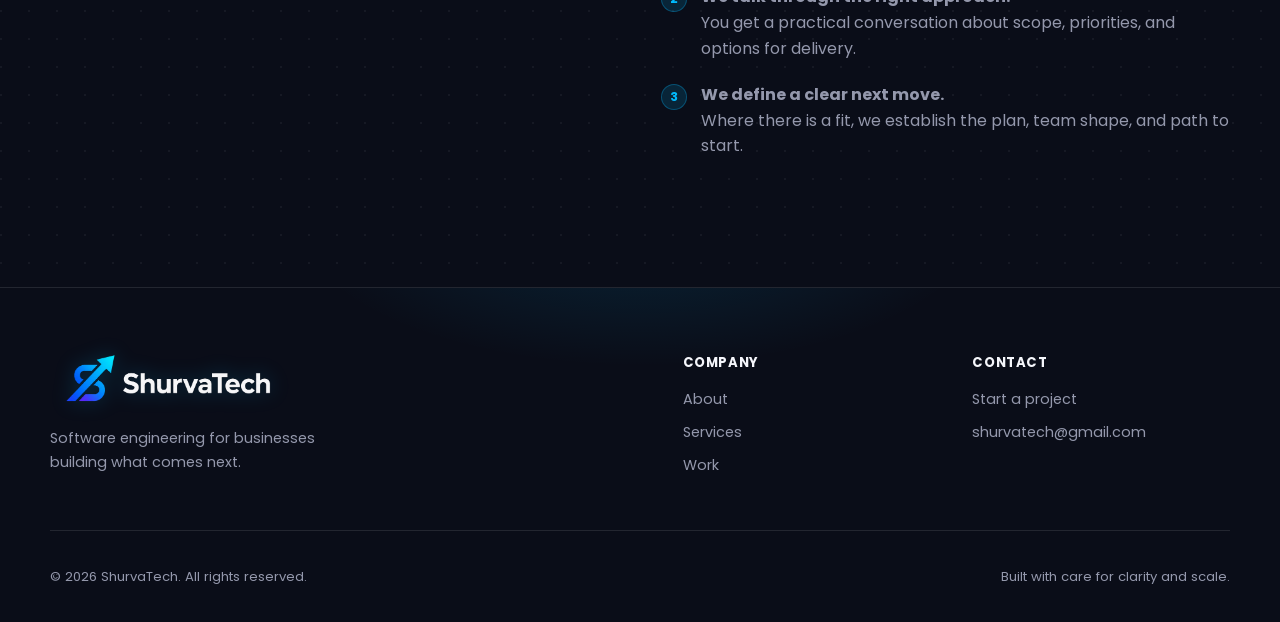
<file: contact.html>
<!doctype html>
<html lang="en">
<head>
  <meta charset="utf-8">
  <meta name="viewport" content="width=device-width, initial-scale=1">
  <meta name="description" content="Contact ShurvaTech to discuss your software development, AI, web, mobile, or cloud infrastructure project.">
<meta name="keywords" content="software development company, custom software development, AI solutions, web development, mobile app development, SaaS development, cloud infrastructure, API development, UI UX engineering">
<meta name="author" content="ShurvaTech">
<meta name="robots" content="index, follow">
<meta name="theme-color" content="#060810">
<link rel="canonical" href="https://shurvatech.com/contact.html">
<meta property="og:type" content="website">
<meta property="og:site_name" content="ShurvaTech">
<meta property="og:title" content="Contact ShurvaTech | Start Your Project">
<meta property="og:description" content="Contact ShurvaTech to discuss your software development, AI, web, mobile, or cloud infrastructure project.">
<meta property="og:url" content="https://shurvatech.com/contact.html">
<meta property="og:locale" content="en_US">
<meta property="og:image" content="https://shurvatech.com/assets/images/brand/shurvatech-logo-lockup.png">
<meta property="og:image:alt" content="ShurvaTech software development company logo">
<meta name="twitter:image" content="https://shurvatech.com/assets/images/brand/shurvatech-logo-lockup.png">
<script type="application/ld+json">{"@context":"https://schema.org","@graph":[{"@type":"Organization","@id":"https://shurvatech.com/#organization","name":"ShurvaTech","url":"https://shurvatech.com/","logo":"https://shurvatech.com/assets/images/brand/shurvatech-logo-lockup.png","email":"shurvatech@gmail.com","sameAs":[]},{"@type":"WebSite","@id":"https://shurvatech.com/#website","url":"https://shurvatech.com/","name":"ShurvaTech","publisher":{"@id":"https://shurvatech.com/#organization"},"inLanguage":"en-US"}]}</script>
<meta name="twitter:card" content="summary">
<meta name="twitter:title" content="Contact ShurvaTech | Start Your Project">
<meta name="twitter:description" content="Contact ShurvaTech to discuss your software development, AI, web, mobile, or cloud infrastructure project.">
<title>Contact ShurvaTech | Start a Software Project</title><link rel="icon" href="/assets/images/brand/shurvatech-arrow-icon.png?v=20260803-2" type="image/png"><link rel="shortcut icon" href="/assets/images/brand/shurvatech-arrow-icon.png?v=20260803-2" type="image/png"><link rel="apple-touch-icon" href="/assets/images/brand/shurvatech-arrow-icon.png?v=20260803-2"><link rel="manifest" href="/site.webmanifest"><meta name="msapplication-config" content="/browserconfig.xml"><link rel="preconnect" href="https://fonts.googleapis.com"><link rel="preconnect" href="https://fonts.gstatic.com" crossorigin><link rel="stylesheet" href="https://fonts.googleapis.com/css2?family=Kanit:wght@500;600;650;700&family=Poppins:wght@400;500;600;700&display=swap"><link rel="stylesheet" href="assets/css/style.css?v=20260804-1"></head><body>
<header class="site-header"><div class="container nav"><a class="brand" href="/" aria-label="ShurvaTech home"><img class="brand-logo" src="assets/images/brand/shurvatech-logo-lockup-transparent.png" alt="ShurvaTech"></a><nav class="nav-links" aria-label="Primary navigation"><a data-nav-link href="/">Home</a><a data-nav-link href="about.html">About</a><a data-nav-link href="services.html">Services</a><a data-nav-link href="portfolio.html">Work</a><a data-nav-link href="contact.html">Contact</a><a class="button" data-nav-link href="contact.html">Start a project</a></nav><button class="menu-button" type="button" data-menu-button aria-expanded="false" aria-controls="mobile-menu" aria-label="Open navigation"><svg class="icon" viewBox="0 0 24 24"><path d="M4 7h16M4 12h16M4 17h16"/></svg></button></div><div class="mobile-menu" id="mobile-menu" data-mobile-menu hidden><nav class="container mobile-menu-inner" aria-label="Mobile navigation"><a href="/">Home</a><a href="about.html">About</a><a href="services.html">Services</a><a href="portfolio.html">Work</a><a href="contact.html">Contact</a><a class="button" href="contact.html">Start a project</a></nav></div></header>
<main><section class="page-hero"><div class="container page-hero-grid"><div data-reveal><h1 class="h1">Let&#8217;s turn your next idea into a product that works.</h1><p class="lead">Tell us about the problem you are solving, the stage you are at, and what a good result looks like. We will come back with a thoughtful next step.</p></div><div class="about-visual" aria-hidden="true" data-reveal><div class="chat-panel"><div class="chat-head"><span class="chat-avatar">S</span><div><strong>ShurvaTech</strong><span>Typically replies in 1-2 days</span></div></div><div class="chat-bubble in">Tell us about the idea you want to build.</div><div class="chat-bubble out">We need a booking platform for our resort.</div><div class="chat-bubble in"><span class="chat-typing"><span></span><span></span><span></span></span></div></div><div class="visual-chip chip-one"><strong>1-2</strong> Day response</div><div class="visual-chip chip-two"><strong>&#10003;</strong> Free consultation</div></div></div></section>
<section class="section"><div class="container contact-layout"><div data-reveal><h2 class="h2">A good conversation is where useful products begin.</h2><p class="lead">For new projects, product partnerships, and technical consultation.</p><div class="contact-options"><div class="contact-option"><span>Email</span><a href="mailto:shurvatech@gmail.com">shurvatech@gmail.com</a></div><div class="contact-option"><span>Typical response</span><strong>Within 1-2 business days</strong></div></div></div><form class="form" action="https://formsubmit.co/shurvatech@gmail.com" method="post" data-contact-form data-submit-endpoint="https://formsubmit.co/ajax/shurvatech@gmail.com" data-reveal><input type="hidden" name="_subject" value="New ShurvaTech project enquiry"><input type="hidden" name="_template" value="table"><input type="hidden" name="_captcha" value="false"><input type="text" name="_honey" tabindex="-1" autocomplete="off" aria-hidden="true" class="form-honey"><div class="form-grid"><div class="field"><label for="name">Your name</label><input id="name" name="name" autocomplete="name" required></div><div class="field"><label for="email">Work email</label><input id="email" name="email" type="email" autocomplete="email" required></div><div class="field"><label for="company">Company</label><input id="company" name="company" autocomplete="organization"></div><div class="field"><label for="service">What do you need?</label><select id="service" name="service"><option>Custom software development</option><option>Web development</option><option>Mobile app development</option><option>AI solutions and automation</option><option>Cloud and DevOps</option><option>Other</option></select></div><div class="field full"><label for="message">Tell us about the project</label><textarea id="message" name="message" placeholder="What are you looking to build or improve?" required></textarea></div></div><p class="form-status" data-form-status aria-live="polite"></p><button class="button button-accent" type="submit" data-magnetic>Send enquiry <span>&#8594;</span></button></form></div></section>
<section class="section surface"><div class="container split"><div data-reveal><h2 class="h2">A useful first step, without a hard sell.</h2></div><div data-reveal><ul class="checklist"><li><span class="check">1</span><span><strong>We review your context.</strong><br>We look at the problem, goals, timing, and any technical constraints you share.</span></li><li><span class="check">2</span><span><strong>We talk through the right approach.</strong><br>You get a practical conversation about scope, priorities, and options for delivery.</span></li><li><span class="check">3</span><span><strong>We define a clear next move.</strong><br>Where there is a fit, we establish the plan, team shape, and path to start.</span></li></ul></div></div></section></main>
<footer class="site-footer"><div class="container footer-main"><div class="footer-brand"><a class="brand" href="/" aria-label="ShurvaTech home"><img class="brand-logo" src="assets/images/brand/shurvatech-logo-lockup-transparent.png" alt="ShurvaTech"></a><p>Software engineering for businesses building what comes next.</p></div><div><p class="footer-title">Company</p><div class="footer-links"><a href="about.html">About</a><a href="services.html">Services</a><a href="portfolio.html">Work</a></div></div><div><p class="footer-title">Contact</p><div class="footer-links"><a href="contact.html">Start a project</a><a href="mailto:shurvatech@gmail.com">shurvatech@gmail.com</a></div></div></div><div class="container footer-bottom"><p>&copy; <span data-year></span> ShurvaTech. All rights reserved.</p><p>Built with care for clarity and scale.</p></div></footer><script src="assets/js/script.js?v=20260802-3"></script></body></html>
</file>
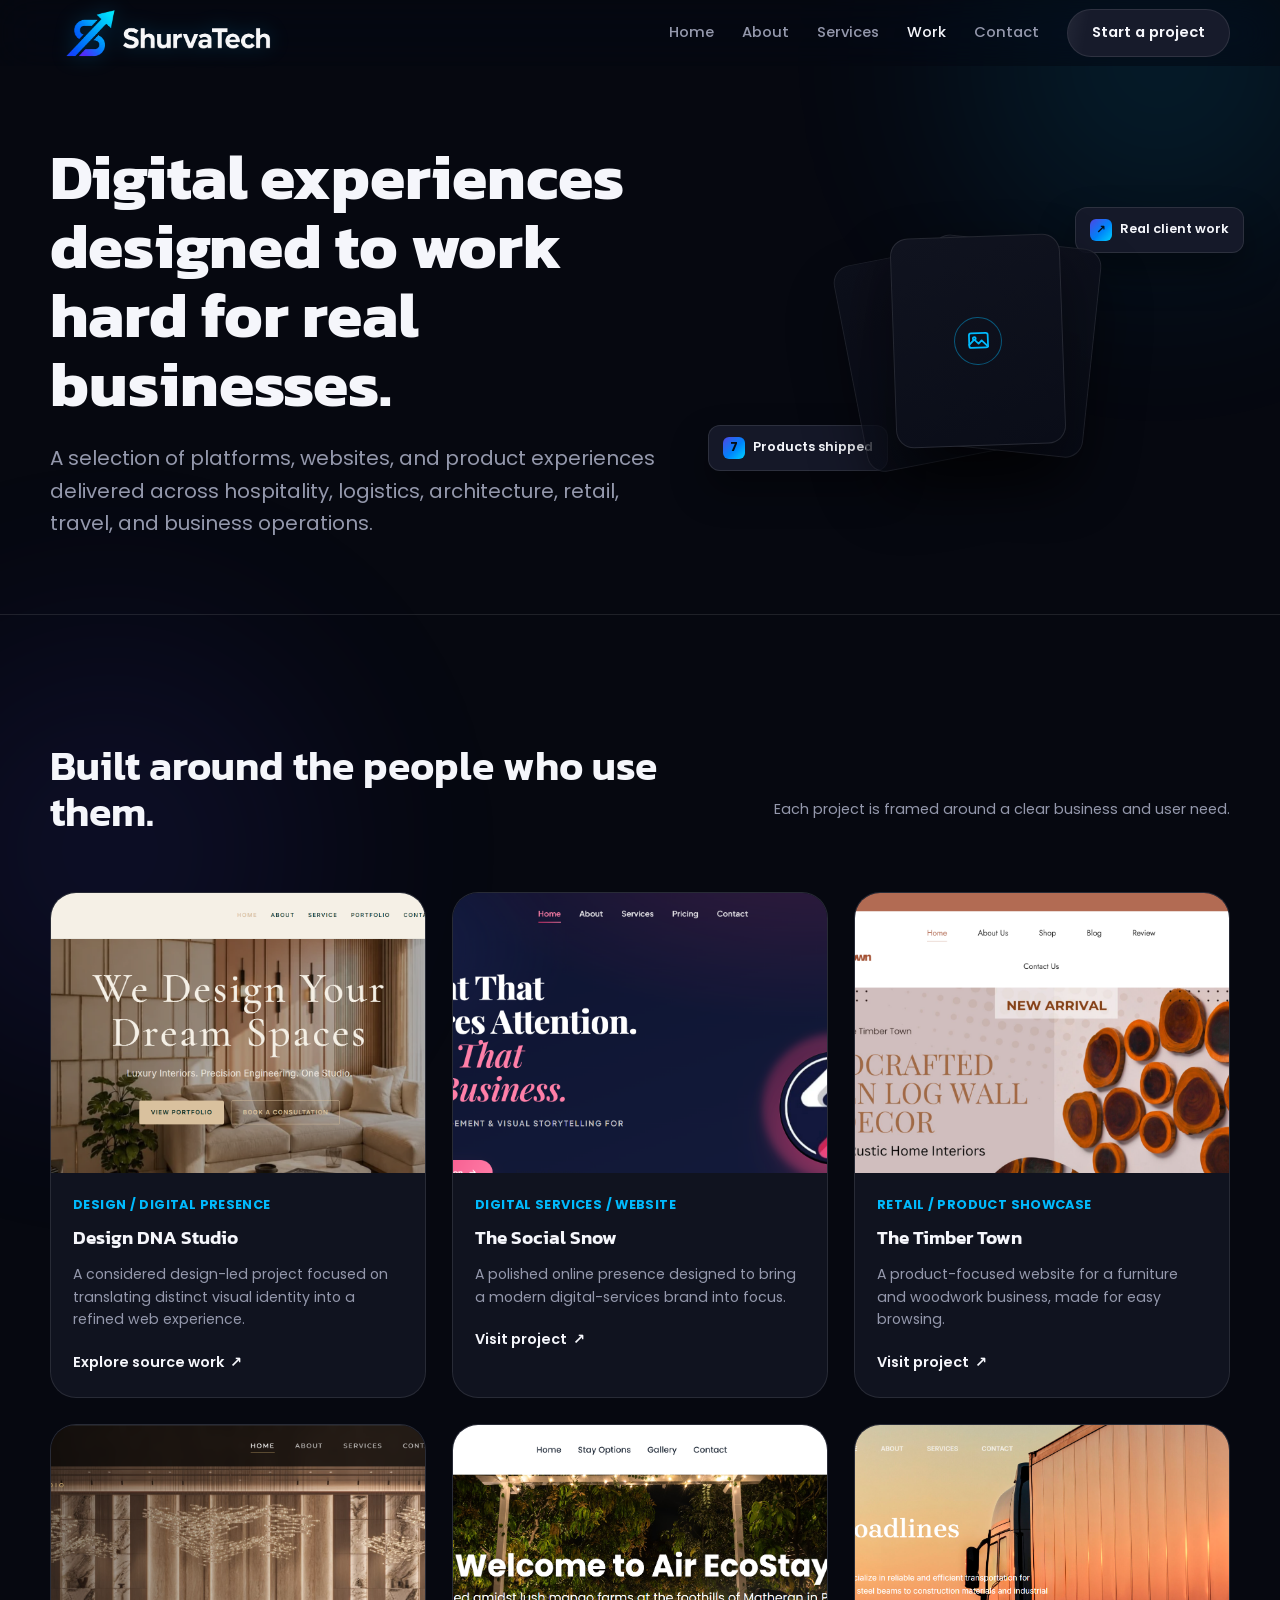
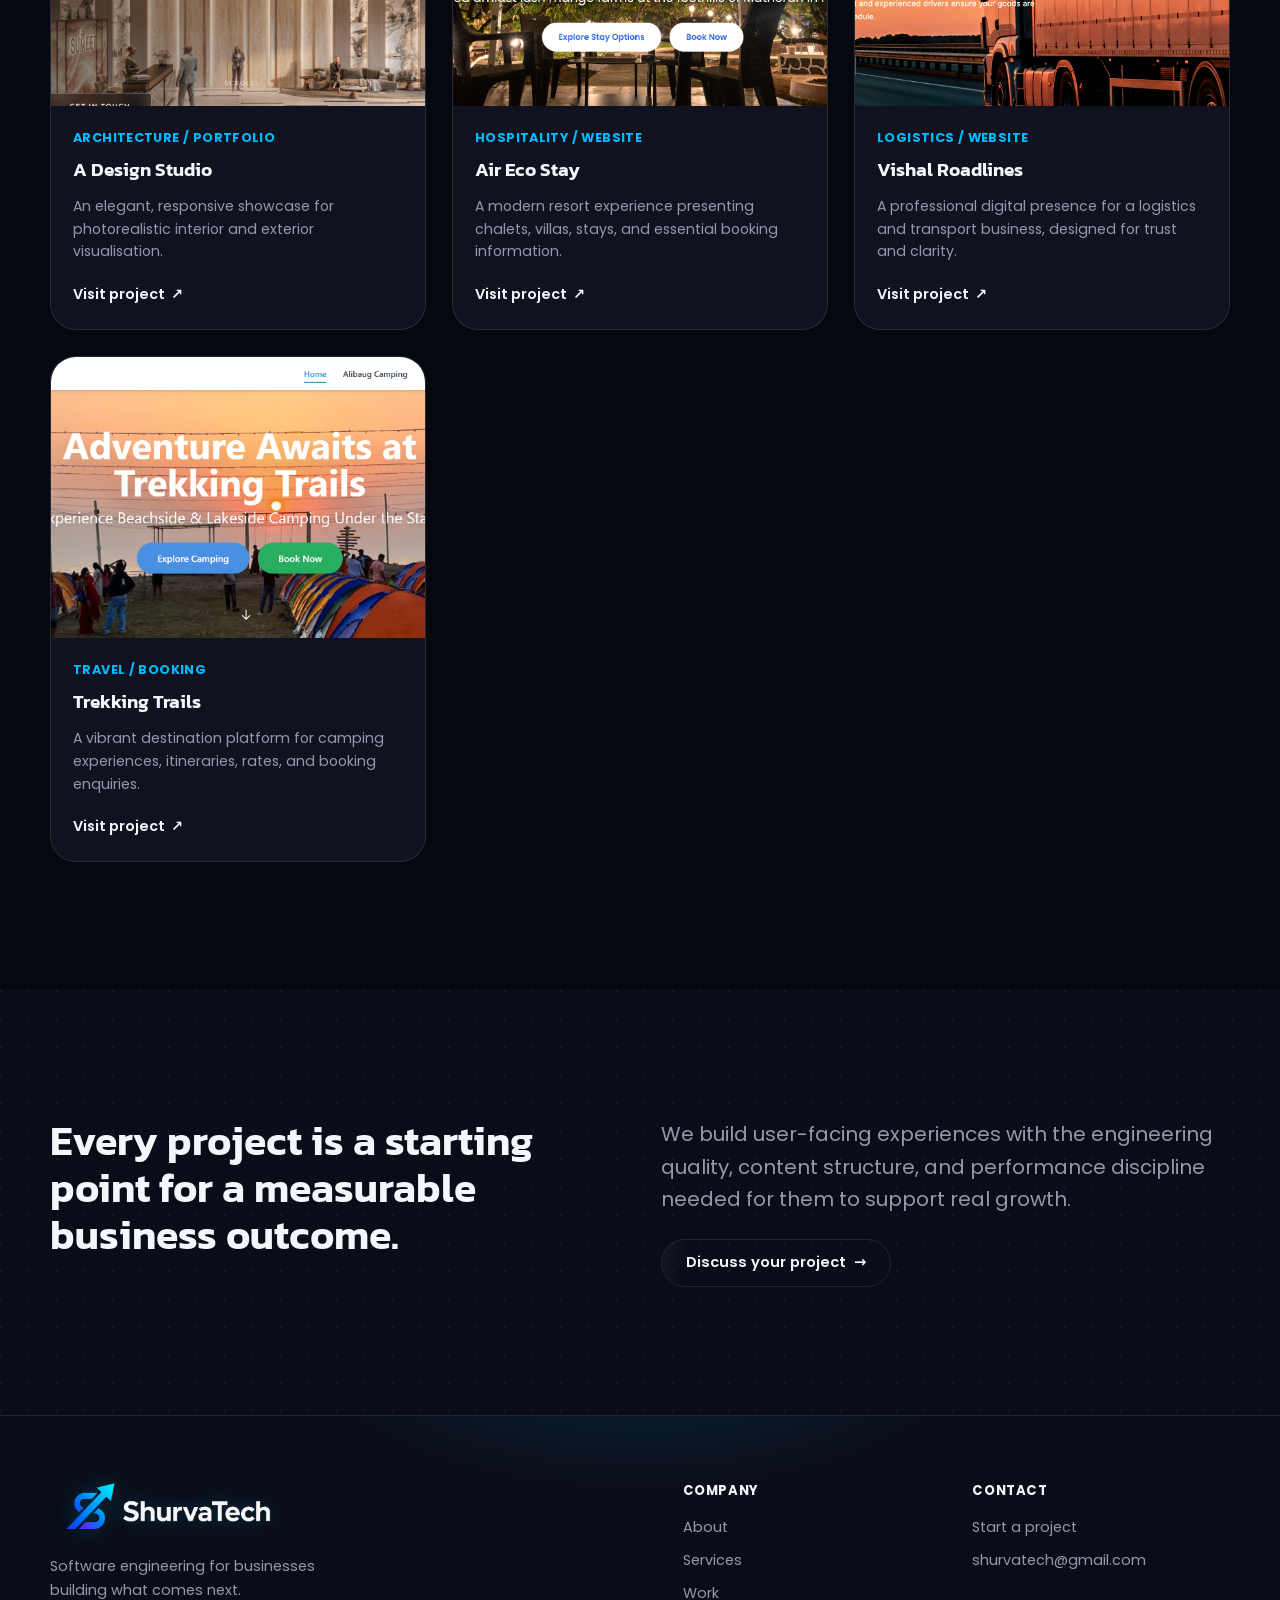
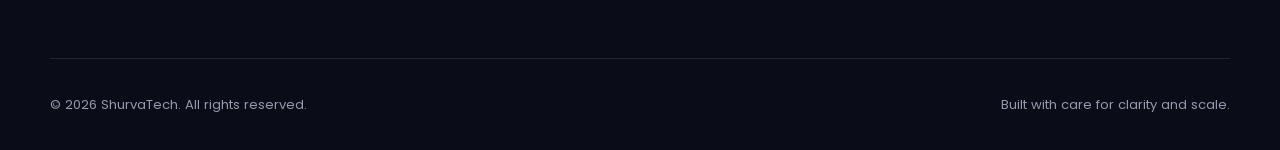
<file: portfolio.html>
<!doctype html>
<html lang="en">
<head>
  <meta charset="utf-8">
  <meta name="viewport" content="width=device-width, initial-scale=1">
  <meta name="description" content="Explore ShurvaTech work across hospitality, architecture, logistics, travel, retail, and digital services.">
<meta name="keywords" content="software development company, custom software development, AI solutions, web development, mobile app development, SaaS development, cloud infrastructure, API development, UI UX engineering">
<meta name="author" content="ShurvaTech">
<meta name="robots" content="index, follow">
<meta name="theme-color" content="#060810">
<link rel="canonical" href="https://shurvatech.com/portfolio.html">
<meta property="og:type" content="website">
<meta property="og:site_name" content="ShurvaTech">
<meta property="og:title" content="Our Work | ShurvaTech">
<meta property="og:description" content="Explore ShurvaTech work across hospitality, architecture, logistics, travel, retail, and digital services.">
<meta property="og:url" content="https://shurvatech.com/portfolio.html">
<meta property="og:locale" content="en_US">
<meta property="og:image" content="https://shurvatech.com/assets/images/brand/shurvatech-logo-lockup.png">
<meta property="og:image:alt" content="ShurvaTech software development company logo">
<meta name="twitter:image" content="https://shurvatech.com/assets/images/brand/shurvatech-logo-lockup.png">
<script type="application/ld+json">{"@context":"https://schema.org","@graph":[{"@type":"Organization","@id":"https://shurvatech.com/#organization","name":"ShurvaTech","url":"https://shurvatech.com/","logo":"https://shurvatech.com/assets/images/brand/shurvatech-logo-lockup.png","email":"shurvatech@gmail.com","sameAs":[]},{"@type":"WebSite","@id":"https://shurvatech.com/#website","url":"https://shurvatech.com/","name":"ShurvaTech","publisher":{"@id":"https://shurvatech.com/#organization"},"inLanguage":"en-US"}]}</script>
<meta name="twitter:card" content="summary">
<meta name="twitter:title" content="Our Work | ShurvaTech">
<meta name="twitter:description" content="Explore ShurvaTech work across hospitality, architecture, logistics, travel, retail, and digital services.">
<title>Our Work | ShurvaTech</title><link rel="icon" href="/assets/images/brand/shurvatech-arrow-icon.png?v=20260803-2" type="image/png"><link rel="shortcut icon" href="/assets/images/brand/shurvatech-arrow-icon.png?v=20260803-2" type="image/png"><link rel="apple-touch-icon" href="/assets/images/brand/shurvatech-arrow-icon.png?v=20260803-2"><link rel="manifest" href="/site.webmanifest"><meta name="msapplication-config" content="/browserconfig.xml"><link rel="preconnect" href="https://fonts.googleapis.com"><link rel="preconnect" href="https://fonts.gstatic.com" crossorigin><link rel="stylesheet" href="https://fonts.googleapis.com/css2?family=Kanit:wght@500;600;650;700&family=Poppins:wght@400;500;600;700&display=swap"><link rel="stylesheet" href="assets/css/style.css?v=20260804-1"></head><body>
<header class="site-header"><div class="container nav"><a class="brand" href="/" aria-label="ShurvaTech home"><img class="brand-logo" src="assets/images/brand/shurvatech-logo-lockup-transparent.png" alt="ShurvaTech"></a><nav class="nav-links" aria-label="Primary navigation"><a data-nav-link href="/">Home</a><a data-nav-link href="about.html">About</a><a data-nav-link href="services.html">Services</a><a data-nav-link href="portfolio.html">Work</a><a data-nav-link href="contact.html">Contact</a><a class="button" data-nav-link href="contact.html">Start a project</a></nav><button class="menu-button" type="button" data-menu-button aria-expanded="false" aria-controls="mobile-menu" aria-label="Open navigation"><svg class="icon" viewBox="0 0 24 24"><path d="M4 7h16M4 12h16M4 17h16"/></svg></button></div><div class="mobile-menu" id="mobile-menu" data-mobile-menu hidden><nav class="container mobile-menu-inner" aria-label="Mobile navigation"><a href="/">Home</a><a href="about.html">About</a><a href="services.html">Services</a><a href="portfolio.html">Work</a><a href="contact.html">Contact</a><a class="button" href="contact.html">Start a project</a></nav></div></header>
<main><section class="page-hero"><div class="container page-hero-grid"><div data-reveal><h1 class="h1">Digital experiences designed to work hard for real businesses.</h1><p class="lead">A selection of platforms, websites, and product experiences delivered across hospitality, logistics, architecture, retail, travel, and business operations.</p></div><div class="about-visual" aria-hidden="true" data-reveal><div class="fan-stack"><span class="fan-card f1"></span><span class="fan-card f2"></span><span class="fan-card f3"><span class="fan-icon"><svg viewBox="0 0 24 24" fill="none" stroke-linecap="round" stroke-linejoin="round"><rect x="3" y="4" width="18" height="14" rx="2"/><path d="m3 15 5-5 4 4 3-3 6 6"/><circle cx="8" cy="9" r="1.4"/></svg></span></span></div><div class="visual-chip chip-one"><strong>7</strong> Products shipped</div><div class="visual-chip chip-two"><strong>&#8599;</strong> Real client work</div></div></div></section>
<section class="section"><div class="container"><div class="portfolio-intro" data-reveal><div><h2 class="h2">Built around the people who use them.</h2></div><p class="filter-note">Each project is framed around a clear business and user need.</p></div><div class="project-grid project-grid-compact">
<article class="project-card" data-reveal><a href="https://designdnastudio.in/" target="_blank" rel="noreferrer"><div class="project-image"><img src="assets/images/portfolio/DesignDNA.png" alt="Design DNA Studio website preview" loading="lazy"><span class="project-view" aria-hidden="true"><svg viewBox="0 0 24 24" fill="none" stroke-linecap="round" stroke-linejoin="round"><path d="M7 17 17 7M8 7h9v9"/></svg></span></div></a><div class="project-content"><p class="project-meta">Design / Digital presence</p><h2 class="h3">Design DNA Studio</h2><p>A considered design-led project focused on translating distinct visual identity into a refined web experience.</p><a class="text-link" href="https://designdnastudio.in/" target="_blank" rel="noreferrer">Explore source work <span>&#8599;</span></a></div></article><article class="project-card" data-reveal><a href="https://thesocialsnow.com/" target="_blank" rel="noreferrer"><div class="project-image"><img src="assets/images/portfolio/socialsnow.png" alt="The Social Snow website preview" loading="lazy"><span class="project-view" aria-hidden="true"><svg viewBox="0 0 24 24" fill="none" stroke-linecap="round" stroke-linejoin="round"><path d="M7 17 17 7M8 7h9v9"/></svg></span></div></a><div class="project-content"><p class="project-meta">Digital services / Website</p><h2 class="h3">The Social Snow</h2><p>A polished online presence designed to bring a modern digital-services brand into focus.</p><a class="text-link" href="https://thesocialsnow.com/" target="_blank" rel="noreferrer">Visit project <span>&#8599;</span></a></div></article><article class="project-card" data-reveal><a href="https://thetimbertown.com/" target="_blank" rel="noreferrer"><div class="project-image"><img src="assets/images/portfolio/The_Timber_Town.png" alt="The Timber Town website preview" loading="lazy"><span class="project-view" aria-hidden="true"><svg viewBox="0 0 24 24" fill="none" stroke-linecap="round" stroke-linejoin="round"><path d="M7 17 17 7M8 7h9v9"/></svg></span></div></a><div class="project-content"><p class="project-meta">Retail / Product showcase</p><h2 class="h3">The Timber Town</h2><p>A product-focused website for a furniture and woodwork business, made for easy browsing.</p><a class="text-link" href="https://thetimbertown.com/" target="_blank" rel="noreferrer">Visit project <span>&#8599;</span></a></div></article><article class="project-card" data-reveal><a href="https://adesignstudioco.com/" target="_blank" rel="noreferrer"><div class="project-image"><img src="assets/images/portfolio/adesign_studio.png" alt="A Design Studio website preview" loading="lazy"><span class="project-view" aria-hidden="true"><svg viewBox="0 0 24 24" fill="none" stroke-linecap="round" stroke-linejoin="round"><path d="M7 17 17 7M8 7h9v9"/></svg></span></div></a><div class="project-content"><p class="project-meta">Architecture / Portfolio</p><h2 class="h3">A Design Studio</h2><p>An elegant, responsive showcase for photorealistic interior and exterior visualisation.</p><a class="text-link" href="https://adesignstudioco.com/" target="_blank" rel="noreferrer">Visit project <span>&#8599;</span></a></div></article><article class="project-card" data-reveal><a href="https://airecostay.com/" target="_blank" rel="noreferrer"><div class="project-image"><img src="assets/images/portfolio/Air_Eco_Stay.png" alt="Air Eco Stay website preview" loading="lazy"><span class="project-view" aria-hidden="true"><svg viewBox="0 0 24 24" fill="none" stroke-linecap="round" stroke-linejoin="round"><path d="M7 17 17 7M8 7h9v9"/></svg></span></div></a><div class="project-content"><p class="project-meta">Hospitality / Website</p><h2 class="h3">Air Eco Stay</h2><p>A modern resort experience presenting chalets, villas, stays, and essential booking information.</p><a class="text-link" href="https://airecostay.com/" target="_blank" rel="noreferrer">Visit project <span>&#8599;</span></a></div></article><article class="project-card" data-reveal><a href="https://vishalroadlines.in/" target="_blank" rel="noreferrer"><div class="project-image"><img src="assets/images/portfolio/Vishal_Roadlines.png" alt="Vishal Roadlines website preview" loading="lazy"><span class="project-view" aria-hidden="true"><svg viewBox="0 0 24 24" fill="none" stroke-linecap="round" stroke-linejoin="round"><path d="M7 17 17 7M8 7h9v9"/></svg></span></div></a><div class="project-content"><p class="project-meta">Logistics / Website</p><h2 class="h3">Vishal Roadlines</h2><p>A professional digital presence for a logistics and transport business, designed for trust and clarity.</p><a class="text-link" href="https://vishalroadlines.in/" target="_blank" rel="noreferrer">Visit project <span>&#8599;</span></a></div></article><article class="project-card" data-reveal><a href="https://trekkingtrails.in/" target="_blank" rel="noreferrer"><div class="project-image"><img src="assets/images/portfolio/treaking_trails.png" alt="Trekking Trails website preview" loading="lazy"><span class="project-view" aria-hidden="true"><svg viewBox="0 0 24 24" fill="none" stroke-linecap="round" stroke-linejoin="round"><path d="M7 17 17 7M8 7h9v9"/></svg></span></div></a><div class="project-content"><p class="project-meta">Travel / Booking</p><h2 class="h3">Trekking Trails</h2><p>A vibrant destination platform for camping experiences, itineraries, rates, and booking enquiries.</p><a class="text-link" href="https://trekkingtrails.in/" target="_blank" rel="noreferrer">Visit project <span>&#8599;</span></a></div></article>
</div></div></section>
<section class="section surface"><div class="container split"><div data-reveal><h2 class="h2">Every project is a starting point for a measurable business outcome.</h2></div><div data-reveal><p class="lead" style="margin-top:0">We build user-facing experiences with the engineering quality, content structure, and performance discipline needed for them to support real growth.</p><a class="button button-outline" data-magnetic href="contact.html">Discuss your project <span>&#8594;</span></a></div></div></section></main>
<footer class="site-footer"><div class="container footer-main"><div class="footer-brand"><a class="brand" href="/" aria-label="ShurvaTech home"><img class="brand-logo" src="assets/images/brand/shurvatech-logo-lockup-transparent.png" alt="ShurvaTech"></a><p>Software engineering for businesses building what comes next.</p></div><div><p class="footer-title">Company</p><div class="footer-links"><a href="about.html">About</a><a href="services.html">Services</a><a href="portfolio.html">Work</a></div></div><div><p class="footer-title">Contact</p><div class="footer-links"><a href="contact.html">Start a project</a><a href="mailto:shurvatech@gmail.com">shurvatech@gmail.com</a></div></div></div><div class="container footer-bottom"><p>&copy; <span data-year></span> ShurvaTech. All rights reserved.</p><p>Built with care for clarity and scale.</p></div></footer><script src="assets/js/script.js?v=20260801-2"></script></body></html>
</file>
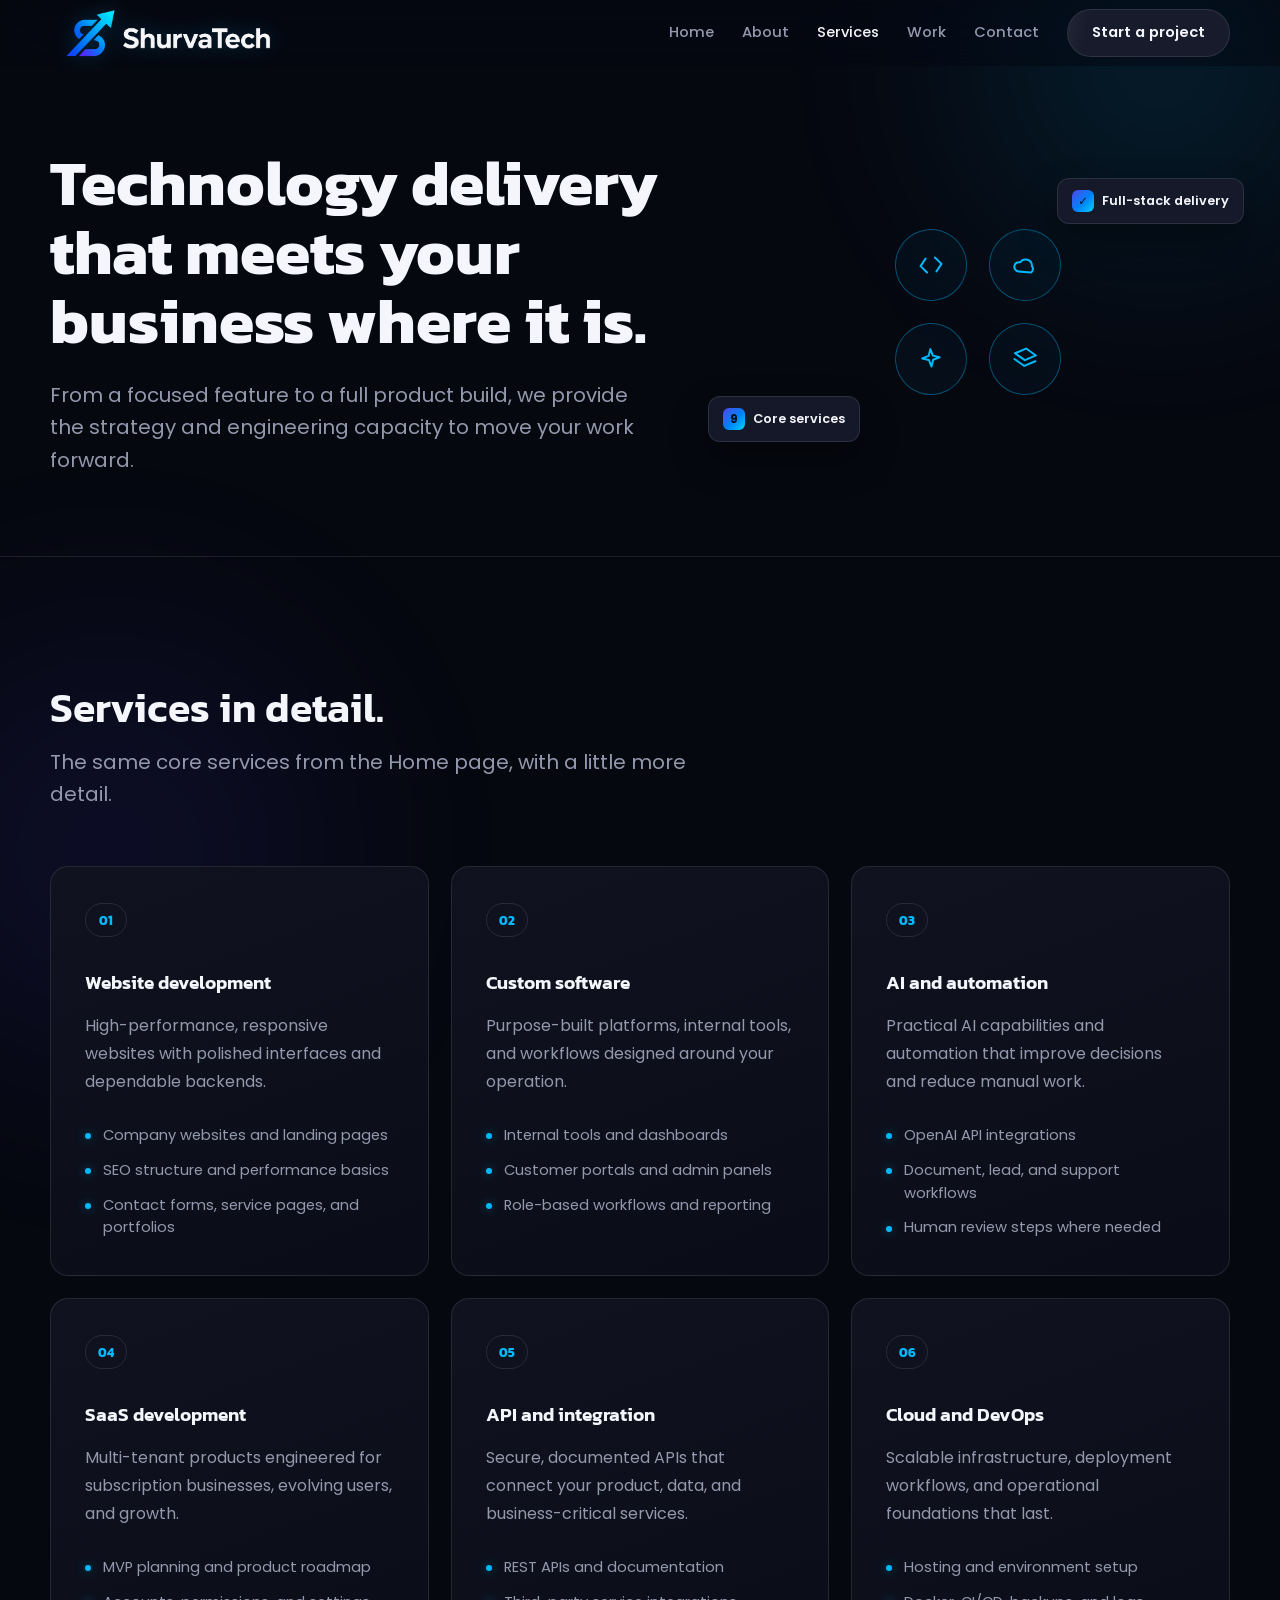
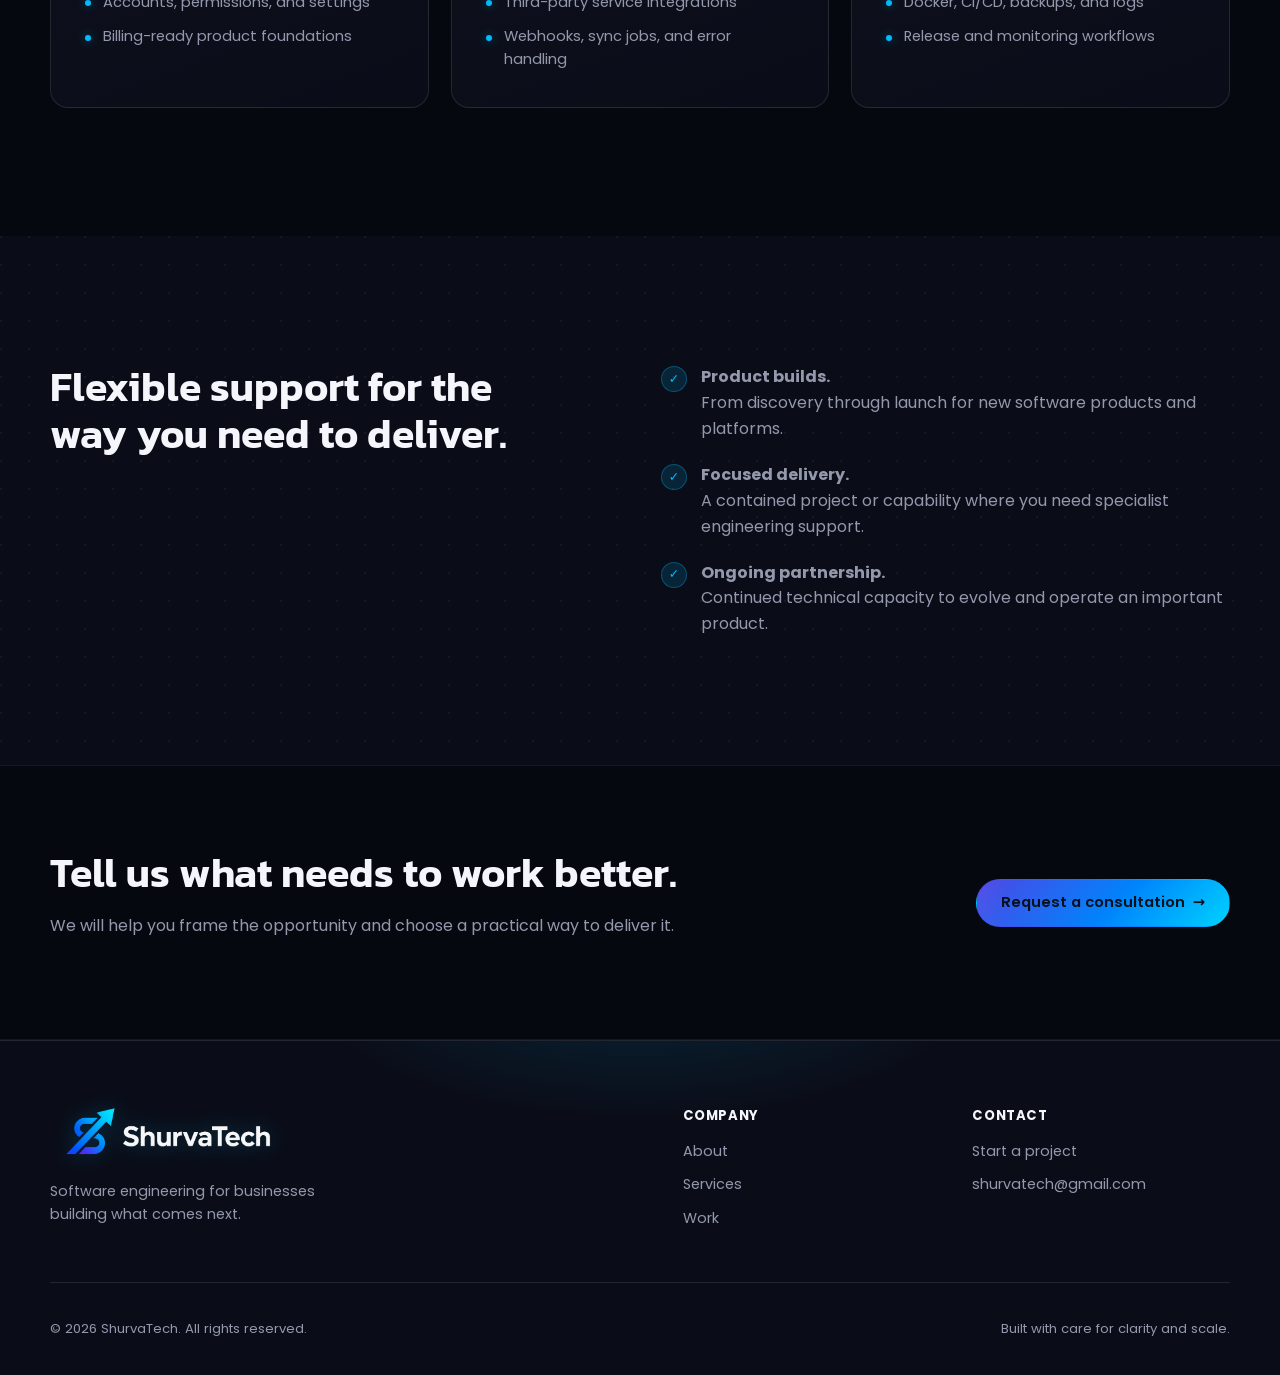
<file: services.html>
<!doctype html>
<html lang="en">
<head>
  <meta charset="utf-8">
  <meta name="viewport" content="width=device-width, initial-scale=1">
  <meta name="description" content="Explore ShurvaTech services for website development, custom software, AI automation, SaaS products, API integration, and cloud DevOps.">
<meta name="keywords" content="software development company, custom software development, AI solutions, web development, mobile app development, SaaS development, cloud infrastructure, API development, UI UX engineering">
<meta name="author" content="ShurvaTech">
<meta name="robots" content="index, follow">
<meta name="theme-color" content="#060810">
<link rel="canonical" href="https://shurvatech.com/services.html">
<meta property="og:type" content="website">
<meta property="og:site_name" content="ShurvaTech">
<meta property="og:title" content="Software Development Services | ShurvaTech">
<meta property="og:description" content="Explore ShurvaTech services for website development, custom software, AI automation, SaaS products, API integration, and cloud DevOps.">
<meta property="og:url" content="https://shurvatech.com/services.html">
<meta property="og:locale" content="en_US">
<meta property="og:image" content="https://shurvatech.com/assets/images/brand/shurvatech-logo-lockup.png">
<meta property="og:image:alt" content="ShurvaTech software development company logo">
<meta name="twitter:image" content="https://shurvatech.com/assets/images/brand/shurvatech-logo-lockup.png">
<script type="application/ld+json">{"@context":"https://schema.org","@graph":[{"@type":"Organization","@id":"https://shurvatech.com/#organization","name":"ShurvaTech","url":"https://shurvatech.com/","logo":"https://shurvatech.com/assets/images/brand/shurvatech-logo-lockup.png","email":"shurvatech@gmail.com","sameAs":[]},{"@type":"WebSite","@id":"https://shurvatech.com/#website","url":"https://shurvatech.com/","name":"ShurvaTech","publisher":{"@id":"https://shurvatech.com/#organization"},"inLanguage":"en-US"}]}</script>
<meta name="twitter:card" content="summary">
<meta name="twitter:title" content="Software Development Services | ShurvaTech">
<meta name="twitter:description" content="Explore ShurvaTech services for website development, custom software, AI automation, SaaS products, API integration, and cloud DevOps.">
<title>Software Development Services | ShurvaTech</title><link rel="icon" href="/assets/images/brand/shurvatech-arrow-icon.png?v=20260803-2" type="image/png"><link rel="shortcut icon" href="/assets/images/brand/shurvatech-arrow-icon.png?v=20260803-2" type="image/png"><link rel="apple-touch-icon" href="/assets/images/brand/shurvatech-arrow-icon.png?v=20260803-2"><link rel="manifest" href="/site.webmanifest"><meta name="msapplication-config" content="/browserconfig.xml"><link rel="preconnect" href="https://fonts.googleapis.com"><link rel="preconnect" href="https://fonts.gstatic.com" crossorigin><link rel="stylesheet" href="https://fonts.googleapis.com/css2?family=Kanit:wght@500;600;650;700&family=Poppins:wght@400;500;600;700&display=swap"><link rel="stylesheet" href="assets/css/style.css?v=20260804-1"></head><body>
<header class="site-header"><div class="container nav"><a class="brand" href="/" aria-label="ShurvaTech home"><img class="brand-logo" src="assets/images/brand/shurvatech-logo-lockup-transparent.png" alt="ShurvaTech"></a><nav class="nav-links" aria-label="Primary navigation"><a data-nav-link href="/">Home</a><a data-nav-link href="about.html">About</a><a data-nav-link href="services.html">Services</a><a data-nav-link href="portfolio.html">Work</a><a data-nav-link href="contact.html">Contact</a><a class="button" data-nav-link href="contact.html">Start a project</a></nav><button class="menu-button" type="button" data-menu-button aria-expanded="false" aria-controls="mobile-menu" aria-label="Open navigation"><svg class="icon" viewBox="0 0 24 24"><path d="M4 7h16M4 12h16M4 17h16"/></svg></button></div><div class="mobile-menu" id="mobile-menu" data-mobile-menu hidden><nav class="container mobile-menu-inner" aria-label="Mobile navigation"><a href="/">Home</a><a href="about.html">About</a><a href="services.html">Services</a><a href="portfolio.html">Work</a><a href="contact.html">Contact</a><a class="button" href="contact.html">Start a project</a></nav></div></header>
<main><section class="page-hero"><div class="container page-hero-grid"><div data-reveal><h1 class="h1">Technology delivery that meets your business where it is.</h1><p class="lead">From a focused feature to a full product build, we provide the strategy and engineering capacity to move your work forward.</p></div><div class="about-visual" aria-hidden="true" data-reveal><div class="mini-tile-grid"><span class="mini-tile" style="--r:-6deg;--d:0s"><svg viewBox="0 0 24 24" fill="none" stroke-linecap="round" stroke-linejoin="round"><path d="M8 6 3 12l5 6"/><path d="M16 6l5 6-5 6"/></svg></span><span class="mini-tile" style="--r:5deg;--d:.3s"><svg viewBox="0 0 24 24" fill="none" stroke-linecap="round" stroke-linejoin="round"><path d="M7 18a4 4 0 1 1 .7-7.94A5.5 5.5 0 0 1 18 12.5 3.5 3.5 0 0 1 17.5 18H7Z"/></svg></span><span class="mini-tile" style="--r:-4deg;--d:.6s"><svg viewBox="0 0 24 24" fill="none" stroke-linecap="round" stroke-linejoin="round"><path d="M12 3.5 13.8 9.2 19.5 11l-5.7 1.8L12 18.5l-1.8-5.7L4.5 11l5.7-1.8L12 3.5Z"/></svg></span><span class="mini-tile" style="--r:6deg;--d:.9s"><svg viewBox="0 0 24 24" fill="none" stroke-linecap="round" stroke-linejoin="round"><path d="M12 3 3 8l9 5 9-5-9-5Z"/><path d="M3 13l9 5 9-5"/></svg></span></div><div class="visual-chip chip-one"><strong>9</strong> Core services</div><div class="visual-chip chip-two"><strong>&#10003;</strong> Full-stack delivery</div></div></div></section>
<section class="section"><div class="container"><div class="section-heading" data-reveal><div><h2 class="h2">Services in detail.</h2><p class="lead">The same core services from the Home page, with a little more detail.</p></div></div><div class="service-details"><article class="service-detail" id="website-development" data-reveal><span class="service-kicker">01</span><h2 class="h3">Website development</h2><p>High-performance, responsive websites with polished interfaces and dependable backends.</p><ul class="detail-list"><li>Company websites and landing pages</li><li>SEO structure and performance basics</li><li>Contact forms, service pages, and portfolios</li></ul></article><article class="service-detail" id="custom-software" data-reveal><span class="service-kicker">02</span><h2 class="h3">Custom software</h2><p>Purpose-built platforms, internal tools, and workflows designed around your operation.</p><ul class="detail-list"><li>Internal tools and dashboards</li><li>Customer portals and admin panels</li><li>Role-based workflows and reporting</li></ul></article><article class="service-detail" id="ai-automation" data-reveal><span class="service-kicker">03</span><h2 class="h3">AI and automation</h2><p>Practical AI capabilities and automation that improve decisions and reduce manual work.</p><ul class="detail-list"><li>OpenAI API integrations</li><li>Document, lead, and support workflows</li><li>Human review steps where needed</li></ul></article><article class="service-detail" id="saas-development" data-reveal><span class="service-kicker">04</span><h2 class="h3">SaaS development</h2><p>Multi-tenant products engineered for subscription businesses, evolving users, and growth.</p><ul class="detail-list"><li>MVP planning and product roadmap</li><li>Accounts, permissions, and settings</li><li>Billing-ready product foundations</li></ul></article><article class="service-detail" id="api-integration" data-reveal><span class="service-kicker">05</span><h2 class="h3">API and integration</h2><p>Secure, documented APIs that connect your product, data, and business-critical services.</p><ul class="detail-list"><li>REST APIs and documentation</li><li>Third-party service integrations</li><li>Webhooks, sync jobs, and error handling</li></ul></article><article class="service-detail" id="cloud-devops" data-reveal><span class="service-kicker">06</span><h2 class="h3">Cloud and DevOps</h2><p>Scalable infrastructure, deployment workflows, and operational foundations that last.</p><ul class="detail-list"><li>Hosting and environment setup</li><li>Docker, CI/CD, backups, and logs</li><li>Release and monitoring workflows</li></ul></article></div></div></section>
<section class="section surface"><div class="container split"><div data-reveal><h2 class="h2">Flexible support for the way you need to deliver.</h2></div><div data-reveal><ul class="checklist"><li><span class="check">&#10003;</span><span><strong>Product builds.</strong><br>From discovery through launch for new software products and platforms.</span></li><li><span class="check">&#10003;</span><span><strong>Focused delivery.</strong><br>A contained project or capability where you need specialist engineering support.</span></li><li><span class="check">&#10003;</span><span><strong>Ongoing partnership.</strong><br>Continued technical capacity to evolve and operate an important product.</span></li></ul></div></div></section>

<section class="cta-band"><div class="container cta-inner"><div><h2 class="h2">Tell us what needs to work better.</h2><p class="body-copy">We will help you frame the opportunity and choose a practical way to deliver it.</p></div><a class="button" data-magnetic href="contact.html">Request a consultation <span>&#8594;</span></a></div></section></main>
<footer class="site-footer"><div class="container footer-main"><div class="footer-brand"><a class="brand" href="/" aria-label="ShurvaTech home"><img class="brand-logo" src="assets/images/brand/shurvatech-logo-lockup-transparent.png" alt="ShurvaTech"></a><p>Software engineering for businesses building what comes next.</p></div><div><p class="footer-title">Company</p><div class="footer-links"><a href="about.html">About</a><a href="services.html">Services</a><a href="portfolio.html">Work</a></div></div><div><p class="footer-title">Contact</p><div class="footer-links"><a href="contact.html">Start a project</a><a href="mailto:shurvatech@gmail.com">shurvatech@gmail.com</a></div></div></div><div class="container footer-bottom"><p>&copy; <span data-year></span> ShurvaTech. All rights reserved.</p><p>Built with care for clarity and scale.</p></div></footer><script src="assets/js/script.js?v=20260801-2"></script></body></html>
</file>
<file: assets/css/style.css>
:root {
  --bg: #060810;
  --bg-soft: #0a0d18;
  --surface: #10131f;
  --surface-2: #171b2b;
  --surface-3: #1e2337;
  --line: rgba(255, 255, 255, .1);
  --line-soft: rgba(255, 255, 255, .06);
  --line-strong: rgba(255, 255, 255, .16);
  --ink: #f5f6fb;
  --muted: #9498ac;
  --muted-soft: #6b6f85;
  --accent: #00bafd;
  --accent-2: #0044f9;
  --accent-3: #4f46e5;
  --grad: linear-gradient(135deg, #4f46e5 0%, #0084fb 55%, #00d2ff 100%);
  --grad-text: linear-gradient(90deg, #7c8bff, #00bafd, #00e0c6, #7c8bff);
  --mint: rgba(0, 186, 253, .14);
  --container: 1180px;
  --radius: 18px;
  --radius-lg: 26px;
  --ease: cubic-bezier(.16, 1, .3, 1);
}
* { box-sizing: border-box; }
html { scroll-behavior: smooth; }
body { margin: 0; overflow-x: hidden; color: var(--ink); background: var(--bg); font-family: "Poppins", ui-sans-serif, system-ui, -apple-system, BlinkMacSystemFont, "Segoe UI", sans-serif; font-size: 16px; line-height: 1.62; position: relative; }
body::before, body::after { content: ''; position: fixed; z-index: -1; border-radius: 50%; filter: blur(100px); pointer-events: none; opacity: .32; animation: driftBlob 22s ease-in-out infinite; }
body::before { top: -220px; right: -160px; width: 560px; height: 560px; background: radial-gradient(circle, rgba(0,186,253,.55), transparent 70%); }
body::after { bottom: -260px; left: -200px; width: 620px; height: 620px; background: radial-gradient(circle, rgba(79,70,229,.5), transparent 70%); animation-delay: -9s; animation-direction: reverse; }
@keyframes driftBlob { 0%,100% { transform: translate(0,0) scale(1); } 50% { transform: translate(-30px,26px) scale(1.08); } }
body.menu-open { overflow: hidden; }
a { color: inherit; text-decoration: none; }
img { display: block; max-width: 100%; }
button, input, textarea, select { font: inherit; }
::selection { background: var(--accent); color: #04101a; }
:focus-visible { outline: 3px solid rgba(0, 186, 253, .4); outline-offset: 3px; }
::-webkit-scrollbar { width: 11px; }
::-webkit-scrollbar-track { background: var(--bg); }
::-webkit-scrollbar-thumb { background: var(--surface-3); border-radius: 99px; border: 3px solid var(--bg); }
.container { width: min(calc(100% - 40px), var(--container)); margin-inline: auto; }
.section { padding: 128px 0; position: relative; }
.section-tight { padding: 72px 0; }
.surface { background: var(--bg-soft); background-image: radial-gradient(circle at 1px 1px, rgba(255,255,255,.05) 1px, transparent 0); background-size: 28px 28px; }
h1, h2, h3, .display, .h1, .h2, .h3, .brand { font-family: "Kanit", "Poppins", sans-serif; }
.eyebrow { display: inline-flex; align-items: center; gap: 9px; margin: 0 0 18px; color: var(--accent); font-size: .84rem; font-weight: 600; letter-spacing: .06em; text-transform: uppercase; }
.eyebrow::before { content: ''; width: 7px; height: 7px; border-radius: 50%; background: var(--grad); box-shadow: 0 0 12px rgba(0,186,253,.9); animation: pulseGlow 2.2s ease-in-out infinite; }
@keyframes pulseGlow { 0%,100% { opacity: .55; transform: scale(.85); } 50% { opacity: 1; transform: scale(1.15); } }
.display { margin: 0; max-width: 880px; font-size: clamp(2.6rem, 6.2vw, 5.8rem); line-height: 1.03; font-weight: 650; letter-spacing: -.015em; color: var(--ink); }
.h1 { margin: 0; max-width: 800px; font-size: clamp(2.4rem, 5vw, 4.75rem); line-height: 1.08; font-weight: 650; color: var(--ink); }
.h2 { margin: 0; max-width: 720px; font-size: clamp(1.9rem, 3.2vw, 3.15rem); line-height: 1.14; font-weight: 600; color: var(--ink); }
.h3 { margin: 0 0 12px; font-size: 1.2rem; line-height: 1.28; font-weight: 550; color: var(--ink); }
.lead { max-width: 690px; margin: 24px 0 0; color: var(--muted); font-size: clamp(1.05rem, 1.7vw, 1.25rem); }
.body-copy { color: var(--muted); }
.gradient-text { background: var(--grad-text); background-size: 300% auto; -webkit-background-clip: text; background-clip: text; color: transparent; animation: gradientShift 6s linear infinite; }
@keyframes gradientShift { to { background-position: 300% center; } }

/* header */
.site-header { position: sticky; top: 0; z-index: 30; background: rgba(6, 8, 16, .55); backdrop-filter: blur(20px) saturate(160%); -webkit-backdrop-filter: blur(20px) saturate(160%); box-shadow: none; transition: background .3s var(--ease), box-shadow .3s var(--ease); }
.site-header.is-scrolled { background: rgba(6, 8, 16, .88); box-shadow: 0 12px 34px rgba(0,0,0,.35); }
.nav { min-height: 66px; display: flex; align-items: center; justify-content: space-between; gap: 24px; }
.brand { display: inline-flex; align-items: center; color: var(--ink); transition: opacity .2s ease; }
.brand:hover { opacity: .85; }
.brand .brand-logo { width: min(236px, 42vw); height: auto; max-height: 52px; filter: drop-shadow(0 0 10px rgba(0,186,253,.22)); object-fit: contain; }
.nav-links { display: flex; align-items: center; gap: 28px; color: var(--muted); font-size: .92rem; font-weight: 500; }
.nav-links a:not(.button) { position: relative; padding: 4px 0; transition: color .2s ease; }
.nav-links a:not(.button)::after { content: ''; position: absolute; left: 0; right: 100%; bottom: 0; height: 2px; background: var(--grad); border-radius: 2px; transition: right .28s var(--ease); }
.nav-links a:not(.button):hover, .nav-links [aria-current="page"] { color: var(--ink); }
.nav-links a:not(.button):hover::after, .nav-links [aria-current="page"]::after { right: 0; }
.button { display: inline-flex; position: relative; min-height: 48px; align-items: center; justify-content: center; gap: 8px; padding: 11px 24px; border: 1px solid var(--line); border-radius: 999px; background: var(--surface-2); color: var(--ink); font-size: .92rem; font-weight: 550; cursor: pointer; overflow: hidden; isolation: isolate; transition: transform .25s var(--ease), background .25s var(--ease), border-color .25s var(--ease), box-shadow .25s var(--ease); }
.button::before { content: ''; position: absolute; inset: 0; z-index: -1; background: linear-gradient(100deg, transparent 30%, rgba(255,255,255,.16) 50%, transparent 70%); background-size: 220% 100%; background-position: 120% 0; transition: background-position .55s var(--ease); }
.button:hover::before { background-position: -20% 0; }
.button:hover { transform: translateY(-2px); border-color: rgba(0,186,253,.5); box-shadow: 0 10px 30px rgba(0,186,253,.15); }
.button-outline { background: transparent; color: var(--ink); border-color: var(--line); }
.button-outline:hover { background: var(--surface); border-color: var(--accent); }
.button-accent { background: var(--grad); background-size: 200% 200%; border-color: transparent; color: #04101a; font-weight: 650; box-shadow: 0 12px 34px rgba(0, 132, 251, .38); animation: gradientPan 6s ease infinite; }
@keyframes gradientPan { 0%,100% { background-position: 0% 50%; } 50% { background-position: 100% 50%; } }
.button-accent:hover { box-shadow: 0 18px 44px rgba(0, 132, 251, .55); }
.icon { width: 17px; height: 17px; stroke-width: 2; fill: none; stroke: currentColor; }
.menu-button { display: none; width: 44px; height: 44px; padding: 0; color: var(--ink); background: var(--surface); border: 1px solid var(--line); border-radius: 10px; transition: border-color .2s ease; }
.menu-button:hover { border-color: var(--accent); }
.mobile-menu { border-top: 1px solid var(--line-soft); background: var(--bg-soft); }
.mobile-menu-inner { padding: 16px 0 20px; display: grid; gap: 4px; }
.mobile-menu a { padding: 11px 0; font-weight: 500; color: var(--muted); }
.mobile-menu .button { margin-top: 10px; justify-content: center; border-color: transparent; background: var(--grad); color: #04101a; box-shadow: 0 10px 24px rgba(0,132,251,.22); }
.mobile-menu .button:hover { background: var(--grad); color: #04101a; }

/* hero */
.hero { padding: 88px 0 90px; overflow: hidden; }
.hero-grid { display: grid; grid-template-columns: minmax(0,1.05fr) minmax(360px,.95fr); align-items: start; gap: 80px; }
.hero-actions, .button-row { display: flex; flex-wrap: wrap; gap: 14px; margin-top: 36px; }
.hero-note { margin-top: 24px; color: var(--muted); font-size: .88rem; }
.badge-row { display: flex; flex-wrap: wrap; gap: 10px; margin-top: 36px; }
.badge { display: inline-flex; align-items: center; gap: 8px; padding: 9px 14px; border: 1px solid var(--line); border-radius: 999px; background: rgba(255,255,255,.03); color: var(--muted); font-size: .82rem; font-weight: 550; transition: border-color .2s ease, color .2s ease, transform .2s ease; }
.badge:hover { border-color: rgba(0,186,253,.45); color: var(--ink); transform: translateY(-2px); }
.badge svg { width: 15px; height: 15px; stroke: var(--accent); }
.trust-row { display: grid; grid-template-columns: repeat(3, auto); gap: 40px; margin-top: 48px; }
.trust-stat strong { display: block; font-family: "Kanit", sans-serif; font-size: 2rem; font-weight: 650; background: var(--grad-text); background-size: 300% auto; -webkit-background-clip: text; background-clip: text; color: transparent; }
.trust-stat span { color: var(--muted); font-size: .82rem; }
.hero-visual { position: relative; min-height: 460px; display: grid; place-items: start center; padding-top: 34px; animation: floatCard 7s ease-in-out infinite; }
@keyframes floatCard { 0%,100% { transform: translateY(0); } 50% { transform: translateY(-12px); } }
.hero-visual::before { content: ''; position: absolute; inset: -60px; z-index: -1; background: conic-gradient(from 0deg, rgba(0,186,253,.22), rgba(79,70,229,.22), rgba(0,210,255,.22), rgba(0,186,253,.22)); filter: blur(60px); opacity: .55; border-radius: 50%; animation: spinSlow 16s linear infinite; }
@keyframes spinSlow { to { transform: rotate(360deg); } }
.orbit-ring { position: absolute; border: 1px solid var(--line-soft); border-radius: 50%; pointer-events: none; }
.orbit-ring.r1 { inset: 8px; animation: spinSlow 40s linear infinite; }
.orbit-ring.r2 { inset: 42px; animation: spinSlow 55s linear infinite reverse; }
.code-window { position: relative; width: 100%; border: 1px solid var(--line); border-radius: var(--radius-lg); background: linear-gradient(160deg, #0d101c, #080a12); box-shadow: 0 50px 110px rgba(0,0,0,.55), inset 0 1px 0 rgba(255,255,255,.05); overflow: hidden; }
.code-tabs { display: flex; align-items: center; gap: 6px; padding: 16px 16px 0; border-bottom: 1px solid var(--line); }
.code-tabs .dot { width: 8px; height: 8px; border-radius: 50%; background: rgba(255,255,255,.18); margin-right: 8px; }
.code-tab { padding: 9px 15px; border-radius: 8px 8px 0 0; background: transparent; color: var(--muted-soft); font-size: .74rem; font-weight: 550; letter-spacing: .01em; }
.code-tab.active { background: var(--surface-2); color: var(--ink); box-shadow: inset 0 1px 0 rgba(255,255,255,.06); }
.code-body { padding: 22px 24px 28px; font-family: "SFMono-Regular", Consolas, "Liberation Mono", Menlo, monospace; font-size: .84rem; line-height: 2; }
.code-line { display: flex; gap: 18px; white-space: pre; }
.code-line .ln { width: 16px; flex: 0 0 auto; color: rgba(255,255,255,.2); text-align: right; user-select: none; }
.tok-kw { color: #c586ff; } .tok-fn { color: #00d2ff; } .tok-str { color: #7ee7c7; } .tok-var { color: var(--ink); } .tok-com { color: var(--muted-soft); font-style: italic; } .tok-punc { color: var(--muted); }
.code-cursor { display: inline-block; width: 2px; height: 1em; margin-left: 2px; background: var(--accent); vertical-align: text-bottom; animation: blink 1s step-end infinite; }
@keyframes blink { 50% { opacity: 0; } }
.visual-chip { position: absolute; display: flex; align-items: center; gap: 8px; padding: 11px 14px; border: 1px solid var(--line); border-radius: 12px; background: rgba(23, 27, 43, .92); backdrop-filter: blur(8px); color: var(--ink); font-size: .8rem; font-weight: 550; box-shadow: 0 18px 36px rgba(0,0,0,.4); animation: floatChip 5s ease-in-out infinite; }
@keyframes floatChip { 0%,100% { transform: translateY(0); } 50% { transform: translateY(-8px); } }
.visual-chip strong { display: grid; place-items: center; width: 22px; height: 22px; border-radius: 6px; background: var(--grad); color: #04101a; font-size: .72rem; }
.chip-one { left: -18px; bottom: 40px; }
.chip-two { right: -14px; top: 36px; animation-delay: -2.4s; }
.chip-two strong { background: var(--grad); }

/* proof */
.proof { border-top: 1px solid var(--line); border-bottom: 1px solid var(--line); }
.proof-inner { min-height: 98px; display: grid; grid-template-columns: 1.4fr repeat(3, 1fr); align-items: center; gap: 24px; }
.proof-label { color: var(--muted); font-size: .88rem; font-weight: 500; }
.proof-item { color: var(--ink); font-size: .92rem; font-weight: 600; transition: color .2s ease; }
.proof-item:hover { color: var(--accent); }

/* section heading */
.section-heading { display: flex; align-items: end; justify-content: space-between; gap: 32px; margin-bottom: 56px; }
.section-heading .lead { margin-top: 14px; }
.section-link { display: inline-flex; align-items: center; gap: 6px; white-space: nowrap; color: var(--accent); font-weight: 600; font-size: .92rem; transition: gap .2s ease, color .2s ease; }
.section-link:hover { color: var(--ink); gap: 10px; }

/* services */
.service-grid { display: grid; grid-template-columns: repeat(3, 1fr); gap: 22px; }
.service { position: relative; min-height: 272px; padding: 34px 32px; border: 1px solid var(--line); border-radius: var(--radius); background: linear-gradient(160deg, var(--surface), var(--bg-soft)); overflow: hidden; transition: transform .35s var(--ease), border-color .35s var(--ease), box-shadow .35s var(--ease); }
.service::before { content: ''; position: absolute; inset: 0; opacity: 0; background: radial-gradient(320px circle at var(--mx,50%) var(--my,0%), rgba(0,186,253,.16), transparent 65%); transition: opacity .3s ease; pointer-events: none; }
.service::after { content: attr(data-num); position: absolute; right: 8px; bottom: -30px; font-family: "Kanit", sans-serif; font-size: 6.5rem; font-weight: 650; line-height: 1; color: transparent; -webkit-text-stroke: 1px rgba(255,255,255,.06); pointer-events: none; transition: transform .4s var(--ease); }
.service:hover::after { transform: translateY(-8px); }
.service-bar { position: absolute; top: 0; left: 0; right: 0; height: 2px; background: var(--grad); transform: scaleX(0); transform-origin: left; transition: transform .4s var(--ease); }
.service:hover .service-bar { transform: scaleX(1); }
.service:hover { transform: translateY(-6px); border-color: rgba(0,186,253,.4); box-shadow: 0 24px 50px rgba(0,0,0,.4); }
.service:hover::before { opacity: 1; }
.service-index { position: absolute; top: 22px; right: 24px; padding: 4px 10px; border: 1px solid var(--line); border-radius: 999px; font-family: "Kanit", sans-serif; font-size: .7rem; font-weight: 600; color: var(--muted-soft); letter-spacing: .05em; }
.service-icon { position: relative; display: grid; place-items: center; width: 30px; height: 30px; margin-bottom: 26px; color: var(--accent); transition: transform .25s var(--ease), color .25s ease; }
.service:hover .service-icon { transform: translateY(-2px); color: #65d7ff; }
.service-icon svg { width: 27px; height: 27px; stroke: currentColor; stroke-width: 1.7; fill: none; }
.service h3 { position: relative; }
.service p { position: relative; margin: 0; color: var(--muted); font-size: .94rem; }
.service-more { position: relative; display: inline-flex; align-items: center; gap: 6px; margin-top: 20px; color: var(--accent); font-size: .84rem; font-weight: 600; opacity: .9; transform: none; transition: opacity .25s ease, transform .25s ease, color .25s ease; }
.service:hover .service-more { opacity: 1; transform: none; }
.service-more:hover { color: var(--ink); }
.service-details { display: grid; grid-template-columns: repeat(3, 1fr); gap: 22px; }
.service-detail { scroll-margin-top: 110px; position: relative; min-height: 390px; padding: 36px 34px; border: 1px solid var(--line); border-radius: var(--radius); background: linear-gradient(160deg, var(--surface), var(--bg-soft)); overflow: hidden; transition: transform .3s var(--ease), border-color .3s var(--ease), box-shadow .3s var(--ease); }
.service-detail::before { content: ''; position: absolute; inset: 0; opacity: 0; background: radial-gradient(280px circle at 18% 0%, rgba(0,186,253,.14), transparent 62%); transition: opacity .25s ease; pointer-events: none; }
.service-detail:hover { transform: translateY(-5px); border-color: rgba(0,186,253,.38); box-shadow: 0 22px 48px rgba(0,0,0,.34); }
.service-detail:hover::before { opacity: 1; }
.service-detail .h3, .service-detail p, .detail-list, .service-kicker { position: relative; }
.service-detail .h3 { margin-bottom: 16px; }
.service-detail p { margin: 0; color: var(--muted); font-size: 1rem; line-height: 1.75; }
.service-kicker { display: inline-flex; align-items: center; justify-content: center; width: 42px; height: 34px; margin-bottom: 34px; border: 1px solid var(--line); border-radius: 999px; font-family: "Kanit", sans-serif; color: var(--accent); font-size: .82rem; font-weight: 650; }
.detail-list { display: grid; gap: 12px; padding: 0; margin: 28px 0 0; list-style: none; color: var(--muted); font-size: .92rem; }
.detail-list li { position: relative; padding-left: 18px; line-height: 1.55; }
.detail-list li::before { content: ''; position: absolute; left: 0; top: .62em; width: 6px; height: 6px; border-radius: 50%; background: var(--accent); box-shadow: 0 0 10px rgba(0,186,253,.42); }

/* split / checklist */
.split { display: grid; grid-template-columns: .95fr 1.05fr; gap: 96px; align-items: start; }
.split .lead + .button { margin-top: 24px; }
.checklist { display: grid; gap: 20px; padding: 0; margin: 0; list-style: none; }
.checklist li { display: flex; gap: 14px; color: var(--muted); }
.check { display: grid; flex: 0 0 auto; place-items: center; width: 26px; height: 26px; margin-top: 2px; border-radius: 50%; background: var(--mint); border: 1px solid rgba(0,186,253,.3); color: var(--accent); font-size: .78rem; font-weight: 700; }

/* process */
.process { position: relative; display: grid; grid-template-columns: repeat(4, 1fr); gap: 20px; padding-top: 4px; }
.process::before { content: ''; position: absolute; top: 42px; left: 8%; right: 8%; height: 1px; background: linear-gradient(90deg, transparent, var(--line-strong) 8%, var(--line-strong) 92%, transparent); z-index: 0; }
.process-item { position: relative; padding: 34px 26px 30px; border: 1px solid var(--line); border-radius: var(--radius); background: linear-gradient(160deg, var(--surface), var(--bg-soft)); overflow: hidden; transition: border-color .35s var(--ease), transform .35s var(--ease), box-shadow .35s var(--ease); }
.process-item::before { content: ''; position: absolute; top: 0; left: 0; right: 0; height: 2px; background: var(--grad); transform: scaleX(0); transform-origin: left; transition: transform .4s var(--ease); }
.process-item:hover::before { transform: scaleX(1); }
.process-item:hover { border-color: rgba(0,186,253,.4); transform: translateY(-6px); box-shadow: 0 24px 50px rgba(0,0,0,.4); }
.process-icon { position: relative; z-index: 1; display: grid; place-items: center; width: 30px; height: 30px; margin-bottom: 22px; color: var(--accent); transition: transform .25s var(--ease), color .25s ease; }
.process-item:hover .process-icon { transform: translateY(-2px); color: #65d7ff; }
.process-icon svg { width: 27px; height: 27px; stroke: currentColor; stroke-width: 1.7; fill: none; }
.process-number { display: block; margin-bottom: 10px; font-family: "Kanit", sans-serif; color: var(--accent); font-size: .8rem; font-weight: 650; letter-spacing: .04em; text-transform: uppercase; }
.process p { margin: 0; color: var(--muted); font-size: .92rem; }

/* portfolio */
.project-grid { display: grid; grid-template-columns: repeat(2,1fr); gap: 26px; }
.project-grid-compact { grid-template-columns: repeat(3,1fr); }
.project-grid-compact .project-image { aspect-ratio: 4 / 3; }
.project-grid-compact .project-content { padding: 22px; }
.project-grid-compact .project-content p:not(.project-meta):not(.project-tags) { min-height: 40px; font-size: .88rem; }
.project-card { position: relative; overflow: hidden; border: 1px solid var(--line); border-radius: var(--radius-lg); background: var(--surface); transition: transform .35s var(--ease), box-shadow .35s var(--ease), border-color .35s var(--ease); }
.project-card:hover { transform: translateY(-6px); border-color: rgba(0,186,253,.4); box-shadow: 0 30px 60px rgba(0,0,0,.5); }
.project-image { position: relative; aspect-ratio: 16 / 10; overflow: hidden; background: var(--surface-2); }
.project-image::after { content: ''; position: absolute; inset: 0; background: linear-gradient(180deg, transparent 40%, rgba(6,8,16,.92) 100%); opacity: 0; transition: opacity .3s ease; }
.project-card:hover .project-image::after { opacity: 1; }
.project-image img { width: 100%; height: 100%; object-fit: cover; object-position: top center; transition: transform .5s var(--ease); }
.project-card:hover .project-image img { transform: scale(1.06); }
.project-view { position: absolute; right: 18px; bottom: 18px; display: grid; place-items: center; width: 42px; height: 42px; border-radius: 50%; background: var(--grad); color: #04101a; opacity: 0; transform: translateY(10px) scale(.8); transition: opacity .3s var(--ease), transform .3s var(--ease); z-index: 2; }
.project-card:hover .project-view { opacity: 1; transform: none; }
.project-view svg { width: 18px; height: 18px; stroke: #04101a; stroke-width: 2.4; }
.project-content { padding: 28px; }
.project-meta { margin: 0 0 10px; color: var(--accent); font-size: .8rem; font-weight: 650; text-transform: uppercase; letter-spacing: .03em; }
.project-content p:not(.project-meta):not(.project-tags) { min-height: 52px; margin: 0; color: var(--muted); font-size: .93rem; }
.project-tags { display: flex; flex-wrap: wrap; gap: 8px; margin: 16px 0 0; }
.project-tags span { padding: 5px 11px; border: 1px solid var(--line); border-radius: 999px; background: rgba(255,255,255,.03); color: var(--muted); font-size: .74rem; font-weight: 550; }
.text-link { display: inline-flex; align-items: center; gap: 6px; margin-top: 20px; color: var(--ink); font-size: .9rem; font-weight: 600; transition: gap .2s ease, color .2s ease; }
.text-link:hover { color: var(--accent); gap: 10px; }

/* tech */
.tech-cloud { display: flex; flex-wrap: wrap; gap: 12px; }
.tech { display: inline-flex; align-items: center; gap: 10px; padding: 10px 16px 10px 10px; border: 1px solid var(--line); border-radius: 999px; background: var(--surface); color: var(--ink); font-size: .9rem; font-weight: 550; transition: border-color .25s ease, transform .25s var(--ease), box-shadow .25s ease; }
.tech:hover { border-color: rgba(0,186,253,.5); transform: translateY(-3px); box-shadow: 0 12px 26px rgba(0,186,253,.14); }
.tech-mark { display: grid; place-items: center; width: 26px; height: 26px; border: 1px solid rgba(0,186,253,.42); border-radius: 50%; color: var(--accent); font-family: "Kanit", sans-serif; font-size: .68rem; font-weight: 700; }

/* industries */
.industries { display: grid; grid-template-columns: repeat(5, 1fr); gap: 20px; }
.industry { min-height: 126px; display: flex; align-items: end; padding: 22px; border: 1px solid var(--line); border-radius: var(--radius); background: var(--surface); font-weight: 600; color: var(--ink); transition: border-color .25s ease, transform .25s var(--ease); }
.industry:hover { border-color: rgba(0,186,253,.4); transform: translateY(-4px); }

/* quotes (unused currently but styled) */
.quote-grid { display: grid; grid-template-columns: repeat(3,1fr); gap: 24px; }
.quote { padding: 28px; border: 1px solid var(--line); border-radius: var(--radius); background: var(--surface); }
.quote blockquote { margin: 0 0 28px; color: var(--ink); font-size: 1rem; }
.quote cite { color: var(--muted); font-size: .88rem; font-style: normal; }

/* faq */
.faq { display: grid; gap: 14px; }
.faq details { border: 1px solid var(--line); border-radius: 14px; background: var(--surface); padding: 4px 22px; transition: border-color .25s ease; }
.faq details[open] { border-color: rgba(0,186,253,.4); }
.faq summary { position: relative; padding: 21px 38px 21px 0; cursor: pointer; font-weight: 600; color: var(--ink); list-style: none; }
.faq summary::-webkit-details-marker { display: none; }
.faq summary::after { content: '+'; position: absolute; right: 4px; top: 21px; color: var(--accent); font-size: 1.35rem; font-weight: 400; transition: transform .25s ease; }
.faq details[open] summary::after { content: '−'; }
.faq p { max-width: 720px; margin: -3px 0 21px; color: var(--muted); }

/* cta band */
.cta-band { position: relative; background: var(--bg); border-top: 1px solid var(--line-soft); border-bottom: 1px solid var(--line-soft); overflow: hidden; }
.cta-inner { position: relative; display: flex; align-items: center; justify-content: space-between; gap: 40px; padding: 84px 0; }
.cta-inner .h2 { max-width: 630px; }
.cta-inner .body-copy { color: var(--muted); }
.cta-band .button { background: var(--grad); border-color: transparent; color: #04101a; white-space: nowrap; }
.cta-band .button:hover { box-shadow: 0 18px 44px rgba(0, 132, 251, .5); }

/* page hero */
.page-hero { padding: 76px 0 74px; border-bottom: 1px solid var(--line); position: relative; overflow: hidden; }
.page-hero .lead { max-width: 650px; }
.page-hero-grid { display: grid; grid-template-columns: 1.1fr .9fr; gap: 60px; align-items: center; }
.about-visual { position: relative; min-height: 340px; display: grid; place-items: center; animation: floatCard 7s ease-in-out infinite; }
.connect-core { position: relative; width: 200px; height: 200px; padding: 3px; border-radius: 50%; background: var(--grad); box-shadow: 0 30px 70px rgba(0,132,251,.28); }
.connect-core-inner { display: grid; place-items: center; width: 100%; height: 100%; border-radius: 50%; background: linear-gradient(155deg, #131829, #0a0d18 65%); box-shadow: inset 0 0 50px rgba(0,186,253,.1); }
.connect-core-inner svg { width: 62px; height: 62px; stroke: var(--accent); stroke-width: 1.5; fill: none; }

/* services hero visual: floating icon mosaic */
.mini-tile-grid { display: grid; grid-template-columns: repeat(2, 1fr); gap: 22px; }
.mini-tile { display: grid; place-items: center; width: 72px; height: 72px; border: 1px solid rgba(0,186,253,.38); border-radius: 50%; background: rgba(0,186,253,.04); color: var(--accent); transform: rotate(var(--r, 0deg)); animation: floatChip 5s ease-in-out infinite; animation-delay: var(--d, 0s); }
.mini-tile svg { width: 28px; height: 28px; stroke: currentColor; stroke-width: 1.7; fill: none; }

/* portfolio hero visual: fanned card stack */
.fan-stack { position: relative; width: 220px; height: 240px; }
.fan-card { position: absolute; top: 50%; left: 50%; display: grid; place-items: center; width: 170px; height: 210px; margin: -105px 0 0 -85px; border-radius: 18px; border: 1px solid var(--line); background: linear-gradient(160deg, var(--surface), var(--bg-soft)); box-shadow: 0 30px 60px rgba(0,0,0,.45); transition: transform .4s var(--ease); }
.fan-card.f1 { transform: rotate(-11deg) translate(-46px, 6px); z-index: 1; opacity: .75; }
.fan-card.f2 { transform: rotate(6deg) translate(30px, 2px); z-index: 2; opacity: .88; }
.fan-card.f3 { transform: rotate(-2deg); z-index: 3; animation: floatCard 6s ease-in-out infinite; }
.fan-card.f3 .fan-icon { display: grid; place-items: center; width: 48px; height: 48px; border: 1px solid rgba(0,186,253,.42); border-radius: 50%; color: var(--accent); }
.fan-card.f3 .fan-icon svg { width: 25px; height: 25px; stroke: currentColor; stroke-width: 1.7; fill: none; }

/* contact hero visual: chat mockup */
.chat-panel { width: 300px; padding: 22px; border-radius: 20px; border: 1px solid var(--line); background: linear-gradient(160deg, var(--surface), var(--bg-soft)); box-shadow: 0 30px 70px rgba(0,0,0,.45); animation: floatCard 7s ease-in-out infinite; }
.chat-head { display: flex; align-items: center; gap: 11px; margin-bottom: 18px; padding-bottom: 16px; border-bottom: 1px solid var(--line); }
.chat-avatar { display: grid; place-items: center; width: 36px; height: 36px; border-radius: 50%; background: var(--grad); color: #04101a; font-family: "Kanit", sans-serif; font-weight: 700; font-size: .85rem; flex: 0 0 auto; }
.chat-head strong { display: block; font-size: .86rem; color: var(--ink); }
.chat-head span { color: var(--muted); font-size: .72rem; }
.chat-bubble { position: relative; max-width: 82%; margin-bottom: 10px; padding: 10px 14px; border-radius: 14px; font-size: .8rem; line-height: 1.5; opacity: 0; animation: bubbleIn .5s var(--ease) forwards; }
.chat-bubble.in { background: var(--surface-2); border: 1px solid var(--line); border-bottom-left-radius: 4px; color: var(--muted); animation-delay: .3s; }
.chat-bubble.out { margin-left: auto; background: var(--grad); color: #04101a; font-weight: 600; border-bottom-right-radius: 4px; animation-delay: .7s; }
.chat-bubble.in ~ .chat-bubble.in { animation-delay: 1.1s; }
.chat-bubble:last-child { margin-bottom: 0; }
@keyframes bubbleIn { from { opacity: 0; transform: translateY(8px); } to { opacity: 1; transform: none; } }
.chat-typing { display: inline-flex; gap: 4px; }
.chat-typing span { width: 5px; height: 5px; border-radius: 50%; background: var(--muted); animation: typingDot 1.2s ease-in-out infinite; }
.chat-typing span:nth-child(2) { animation-delay: .2s; } .chat-typing span:nth-child(3) { animation-delay: .4s; }
@keyframes typingDot { 0%,60%,100% { opacity: .3; transform: translateY(0); } 30% { opacity: 1; transform: translateY(-3px); } }

/* about */
.values { display: grid; grid-template-columns: repeat(2,1fr); gap: 20px; }
.value { padding: 30px; border: 1px solid var(--line); border-radius: var(--radius); background: var(--surface); transition: border-color .25s ease, transform .25s var(--ease); }
.value:hover { border-color: rgba(0,186,253,.4); transform: translateY(-4px); }
.value p { margin: 0; color: var(--muted); font-size: .94rem; }
.stat-row { display: grid; grid-template-columns: repeat(3,1fr); gap: 20px; }
.stat { padding: 26px; border: 1px solid var(--line); border-radius: var(--radius); background: var(--surface); transition: border-color .25s ease, transform .25s var(--ease); }
.stat:hover { border-color: rgba(0,186,253,.4); transform: translateY(-4px); }
.stat strong { display: block; margin-bottom: 6px; font-size: 1.65rem; font-family: "Kanit", sans-serif; background: var(--grad-text); background-size: 300% auto; -webkit-background-clip: text; background-clip: text; color: transparent; }
.stat span { color: var(--muted); font-size: .88rem; }

/* portfolio intro */
.portfolio-intro { display: grid; grid-template-columns: 1fr auto; gap: 24px; align-items: end; margin-bottom: 56px; }
.filter-note { color: var(--muted); font-size: .9rem; }

/* contact */
.contact-layout { display: grid; grid-template-columns: .82fr 1.18fr; gap: 74px; }
.contact-options { display: grid; gap: 17px; margin-top: 32px; }
.contact-option { padding-bottom: 17px; border-bottom: 1px solid var(--line); }
.contact-option span { display: block; margin-bottom: 3px; color: var(--muted); font-size: .83rem; }
.contact-option a { font-weight: 600; color: var(--ink); }
.contact-option a:hover { color: var(--accent); }
.form { padding: 34px; border: 1px solid var(--line); border-radius: var(--radius-lg); background: linear-gradient(160deg, var(--surface), var(--bg-soft)); box-shadow: 0 30px 70px rgba(0,0,0,.35); }
.form-grid { display: grid; grid-template-columns: repeat(2,1fr); gap: 18px; }
.field { display: grid; gap: 7px; }
.field.full { grid-column: 1 / -1; }
.field label { font-size: .88rem; font-weight: 600; color: var(--ink); }
.field input, .field textarea, .field select { width: 100%; padding: 12px 15px; border: 1px solid var(--line); border-radius: 10px; color: var(--ink); background: var(--surface-2); transition: border-color .2s ease, box-shadow .2s ease; }
.field textarea { min-height: 136px; resize: vertical; }
.field input:focus, .field textarea:focus, .field select:focus { border-color: var(--accent); outline: none; box-shadow: 0 0 0 4px rgba(0,186,253,.15); }
.form-honey { position: absolute; left: -9999px; width: 1px; height: 1px; opacity: 0; pointer-events: none; }
.form-status { min-height: 22px; margin: 16px 0 0; color: var(--muted); font-size: .9rem; font-weight: 500; }
.form-status[data-state="success"] { color: #61d394; }
.form-status[data-state="error"] { color: #ff8f8f; }
.form-status[data-state="pending"] { color: var(--accent); }
.form .button:disabled { cursor: wait; opacity: .72; transform: none !important; }
.form .button { margin-top: 24px; }

/* footer */
.site-footer { position: relative; border-top: 1px solid var(--line); background: var(--bg-soft); overflow: hidden; }
.site-footer::before { content: ''; position: absolute; top: -220px; left: 50%; transform: translateX(-50%); width: 700px; height: 300px; background: radial-gradient(ellipse, rgba(0,186,253,.14), transparent 70%); pointer-events: none; }
.footer-main { position: relative; display: grid; grid-template-columns: 1.4fr repeat(2, .6fr); gap: 32px; padding: 64px 0 52px; }
.footer-brand p { max-width: 290px; margin: 15px 0 0; color: var(--muted); font-size: .9rem; }
.footer-title { margin: 0 0 14px; font-size: .82rem; font-weight: 650; color: var(--ink); text-transform: uppercase; letter-spacing: .04em; }
.footer-links { display: grid; gap: 10px; color: var(--muted); font-size: .9rem; }
.footer-links a { transition: color .2s ease, padding-left .2s ease; }
.footer-links a:hover { color: var(--accent); padding-left: 4px; }
.footer-bottom { position: relative; display: flex; justify-content: space-between; gap: 20px; padding: 22px 0; border-top: 1px solid var(--line); color: var(--muted); font-size: .82rem; }

/* reveal system */
[data-reveal] { opacity: 1; transform: none; transition: border-color .25s ease, box-shadow .25s ease; }
.service:nth-child(1),.project-card:nth-child(1),.value:nth-child(1),.stat:nth-child(1),.industry:nth-child(1),.process-item:nth-child(1) { transition-delay: .04s; }
.service:nth-child(2),.project-card:nth-child(2),.value:nth-child(2),.stat:nth-child(2),.industry:nth-child(2),.process-item:nth-child(2) { transition-delay: .1s; }
.service:nth-child(3),.project-card:nth-child(3),.value:nth-child(3),.stat:nth-child(3),.industry:nth-child(3),.process-item:nth-child(3) { transition-delay: .16s; }
.service:nth-child(4),.project-card:nth-child(4),.value:nth-child(4),.industry:nth-child(4),.process-item:nth-child(4) { transition-delay: .22s; }
.service:nth-child(5),.project-card:nth-child(5),.industry:nth-child(5) { transition-delay: .28s; }
.service:nth-child(6),.project-card:nth-child(6) { transition-delay: .34s; }
.service:nth-child(7),.project-card:nth-child(7) { transition-delay: .4s; }
.service:nth-child(8) { transition-delay: .46s; }
.service:nth-child(9) { transition-delay: .52s; }

@media (prefers-reduced-motion: reduce) {
  html { scroll-behavior: auto; }
  *,*::before,*::after { transition-duration: .01ms !important; animation-duration: .01ms !important; animation-iteration-count: 1 !important; }
  [data-reveal] { opacity: 1; transform: none; }
  body::before, body::after { animation: none; }
}

@media (max-width: 880px) {
  .nav-links { display: none; }
  .menu-button { display: grid; place-items: center; }
  .hero { padding: 72px 0 60px; }
  .hero-grid,.split,.contact-layout,.page-hero-grid { grid-template-columns: 1fr; gap: 32px; }
  .about-visual { min-height: 220px; }
  .hero-visual { min-height: 380px; padding-top: 0; place-items: center; }
  .trust-row { grid-template-columns: repeat(3,1fr); gap: 24px; }
  .proof-inner { grid-template-columns: repeat(2,1fr); padding: 22px 0; }
  .proof-label { grid-column: 1 / -1; }
  .service-grid,.service-details { grid-template-columns: repeat(2,1fr); }
  .project-grid-compact { grid-template-columns: repeat(2,1fr); }
  .process { grid-template-columns: repeat(2,1fr); }
  .process::before { display: none; }
  .industries { grid-template-columns: repeat(3,1fr); }
  .footer-main { grid-template-columns: repeat(2, 1fr); }
  .footer-brand { grid-column: 1 / -1; }
}
@media (max-width: 580px) {
  .container { width: min(calc(100% - 32px), var(--container)); }
  .section { padding: 80px 0; }
  .section-tight { padding: 52px 0; }
  .display { font-size: 2.7rem; }
  .h1 { font-size: 2.5rem; }
  .h2 { font-size: 2rem; }
  .hero-actions,.button-row { display: grid; }
  .button { width: 100%; }
  .hero-visual { min-height: 300px; }
  .visual-window { top: 38px; left: 19px; right: 19px; height: 205px; }
  .chip-one { left: 9px; bottom: 18px; }
  .chip-two { display: none; }
  .trust-row { grid-template-columns: repeat(3,1fr); gap: 14px; }
  .proof-inner,.service-grid,.service-details,.project-grid,.quote-grid,.form-grid,.stat-row,.values { grid-template-columns: 1fr; }
  .section-heading,.portfolio-intro,.cta-inner,.footer-bottom { display: block; }
  .section-heading .section-link { display: inline-block; margin-top: 22px; }
  .service { min-height: auto; }
  .process { grid-template-columns: 1fr; }
  .industries { grid-template-columns: repeat(2,1fr); }
  .cta-inner { padding: 56px 0; }
  .cta-inner .button { margin-top: 26px; }
  .footer-main { grid-template-columns: 1fr 1fr; }
  .footer-brand { grid-column: 1 / -1; }
  .footer-bottom p + p { margin-top: 8px; }
  .page-hero { padding: 64px 0 56px; }
  .form { padding: 22px; }
}
</file>
